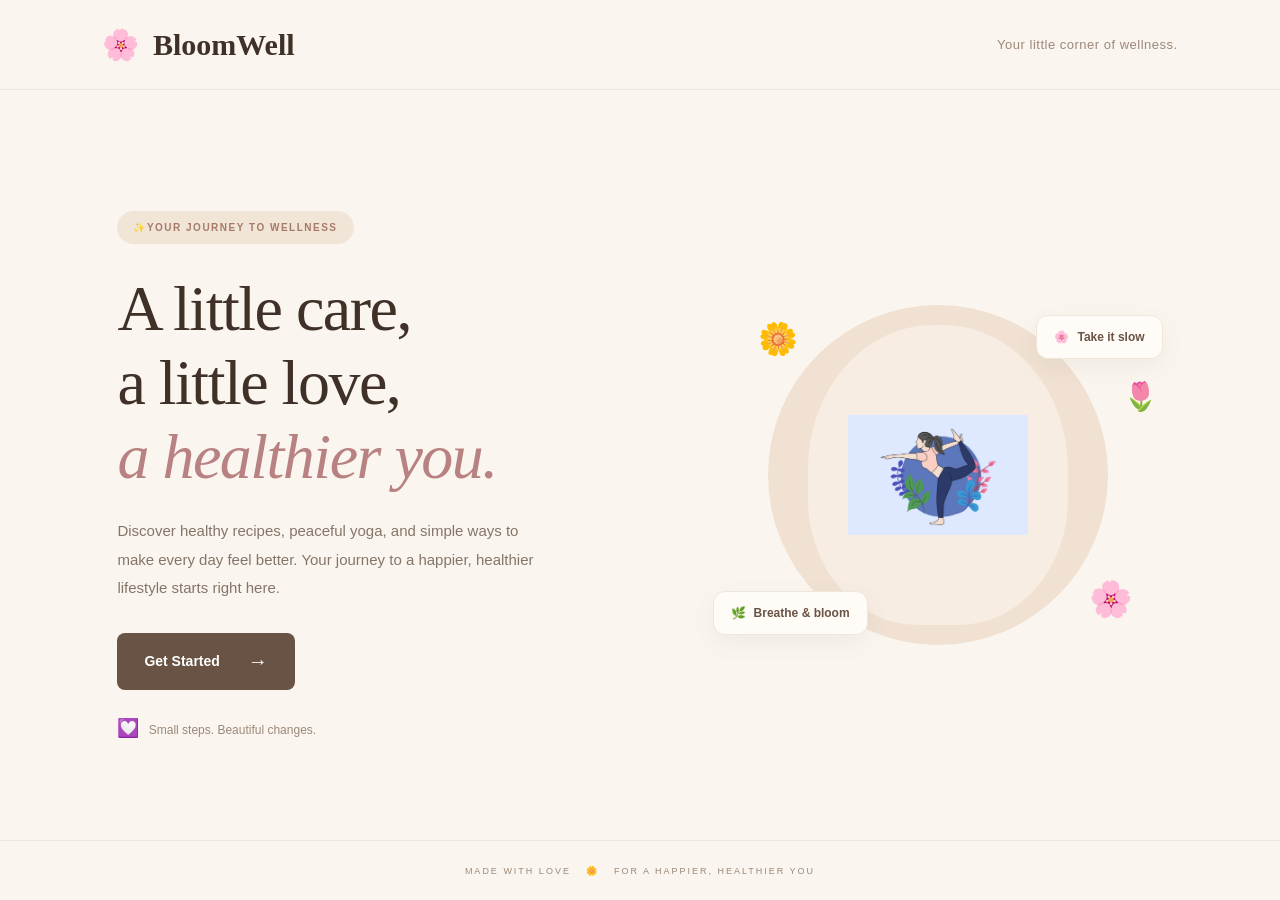
<file: index.html>
<!DOCTYPE html>
<html lang="en">
<head>
    <meta charset="UTF-8">
    <meta name="viewport" content="width=device-width, initial-scale=1.0">

    <title>BloomWell | Your Wellness Journey</title>

    <link rel="stylesheet" href="style.css">
    
</head>

<body>

    <header class="navbar">
        <a href="index.html" class="logo">
            <span class="logo-icon">🌸</span>
            BloomWell
        </a>

        <p class="nav-tagline">Your little corner of wellness.</p>
    </header>

    <main class="welcome-section">

        <div class="welcome-content">

            <span class="welcome-label">
                ✨YOUR JOURNEY TO WELLNESS
            </span>

            <h1>
                A little care,<br>
                a little love,<br>
                <span>a healthier you.</span>
            </h1>

            <p class="welcome-description">
                Discover healthy recipes, peaceful yoga,
                and simple ways to make every day feel better.
                Your journey to a happier, healthier lifestyle
                starts right here.
            </p>

            <a href="dashboard.html" class="start-button">
                Get Started <span>→</span>
            </a>

            <div class="welcome-note">
                <span>💟</span>
                Small steps. Beautiful changes.
            </div>

        </div>

        <div class="welcome-art">

            <div class="art-circle"></div>

            <div class="floating-card card-top">
                🌸 <span>Take it slow</span>
            </div>

            <div class="wellness-illustration">
                <img
                src="images/yoga.jpeg"
                alt="Yoga Illustration"
                    class="main-illustration"
                >
            </div>

            <div class="floating-card card-bottom">
                🌿 <span>Breathe & bloom</span>
            </div>

            <div class="decor decor-one">🌼</div>
            <div class="decor decor-two">🌷</div>
            <div class="decor decor-three">🌸</div>

        </div>

    </main>

    <footer class="welcome-footer">
        <span>MADE WITH LOVE</span>
        <span>🌼</span>
        <span>FOR A HAPPIER, HEALTHIER YOU</span>
    </footer>

</body>
</html>
</file>
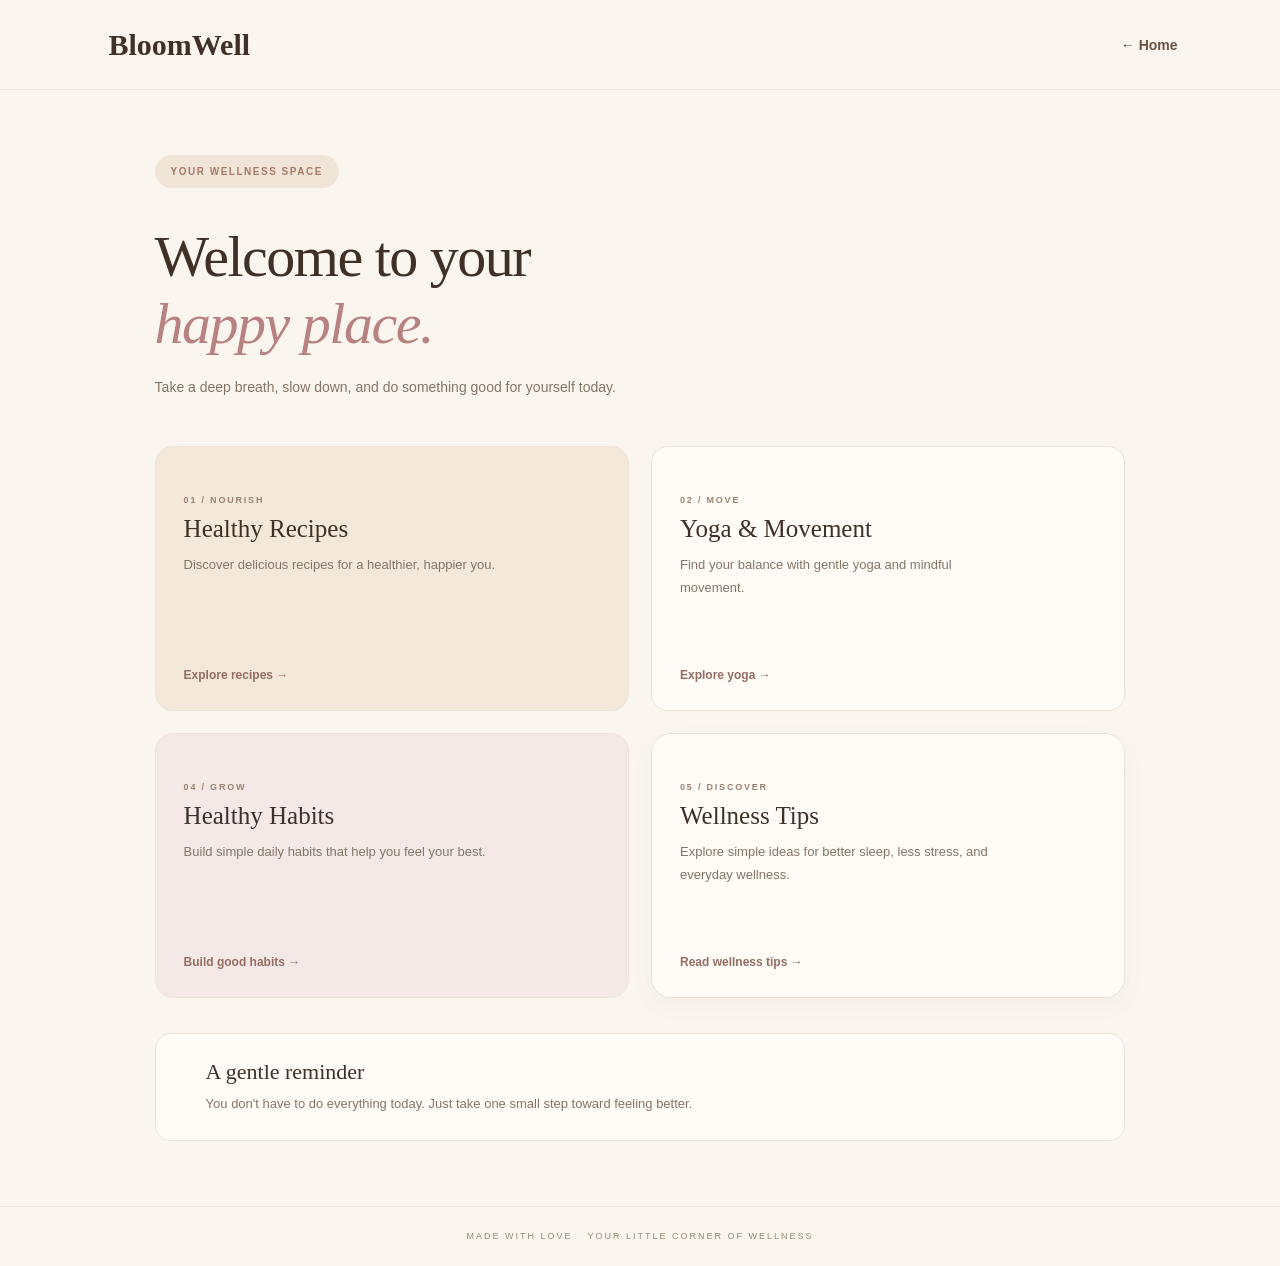
<file: dashboard.html>
<!DOCTYPE html>
<html lang="en">
<head>
    <meta charset="UTF-8">
    <meta name="viewport" content="width=device-width, initial-scale=1.0">

    <title>BloomWell | Dashboard</title>

    <link rel="stylesheet" href="style.css">
</head>

<body>


    <header class="navbar">

        <a href="index.html" class="logo">
            <span class="logo-icon"></span>
            BloomWell
        </a>

        <a href="index.html" class="back-link">← Home</a>

    </header>

    <main class="dashboard">

        <section class="dashboard-heading">

            <span class="welcome-label">YOUR WELLNESS SPACE </span>

            <h1>
                Welcome to your<br>
                <span>happy place.</span>
            </h1>

            <p>
                Take a deep breath, slow down, and do something
                good for yourself today.
            </p>

        </section>

        <section class="wellness-grid">

            <a href="recipes.html" class="wellness-card recipe-card">

                <div class="card-icon"></div>

                <span class="card-number">01 / NOURISH</span>

                <h2>Healthy Recipes</h2>

                <p>
                    Discover delicious recipes for a healthier,
                    happier you.
                </p>

                <span class="card-link">Explore recipes →</span>

            </a>

            <a href="yoga.html" class="wellness-card yoga-card">

                <div class="card-icon"></div>

                <span class="card-number">02 / MOVE</span>

                <h2>Yoga & Movement</h2>

                <p>
                    Find your balance with gentle yoga and
                    mindful movement.
                </p>

                <span class="card-link">Explore yoga →</span>

            </a>

            <a href="habits.html" class="wellness-card habits-card">

                <div class="card-icon"></div>

                <span class="card-number">04 / GROW</span>

                <h2>Healthy Habits</h2>

                <p>
                    Build simple daily habits that help you
                    feel your best.
                </p>

                <span class="card-link">Build good habits →</span>

            </a>

            <a href="tips.html" class="wellness-card tips-card">

                <div class="card-icon"></div>

                <span class="card-number">05 / DISCOVER</span>

                <h2>Wellness Tips</h2>

                <p>
                    Explore simple ideas for better sleep,
                    less stress, and everyday wellness.
                </p>

                <span class="card-link">Read wellness tips →</span>

            </a>

        </section>

        
        <section class="daily-reminder">

            <div class="reminder-icon"></div>

            <div>
                <h2>A gentle reminder</h2>

                <p>
                    You don't have to do everything today.
                    Just take one small step toward feeling better.
                </p>
            </div>

        </section>

    </main>

   
    <footer class="welcome-footer">
        <span>MADE WITH LOVE</span>
        <span>YOUR LITTLE CORNER OF WELLNESS</span>
    </footer>

</body>
</html>
</file>
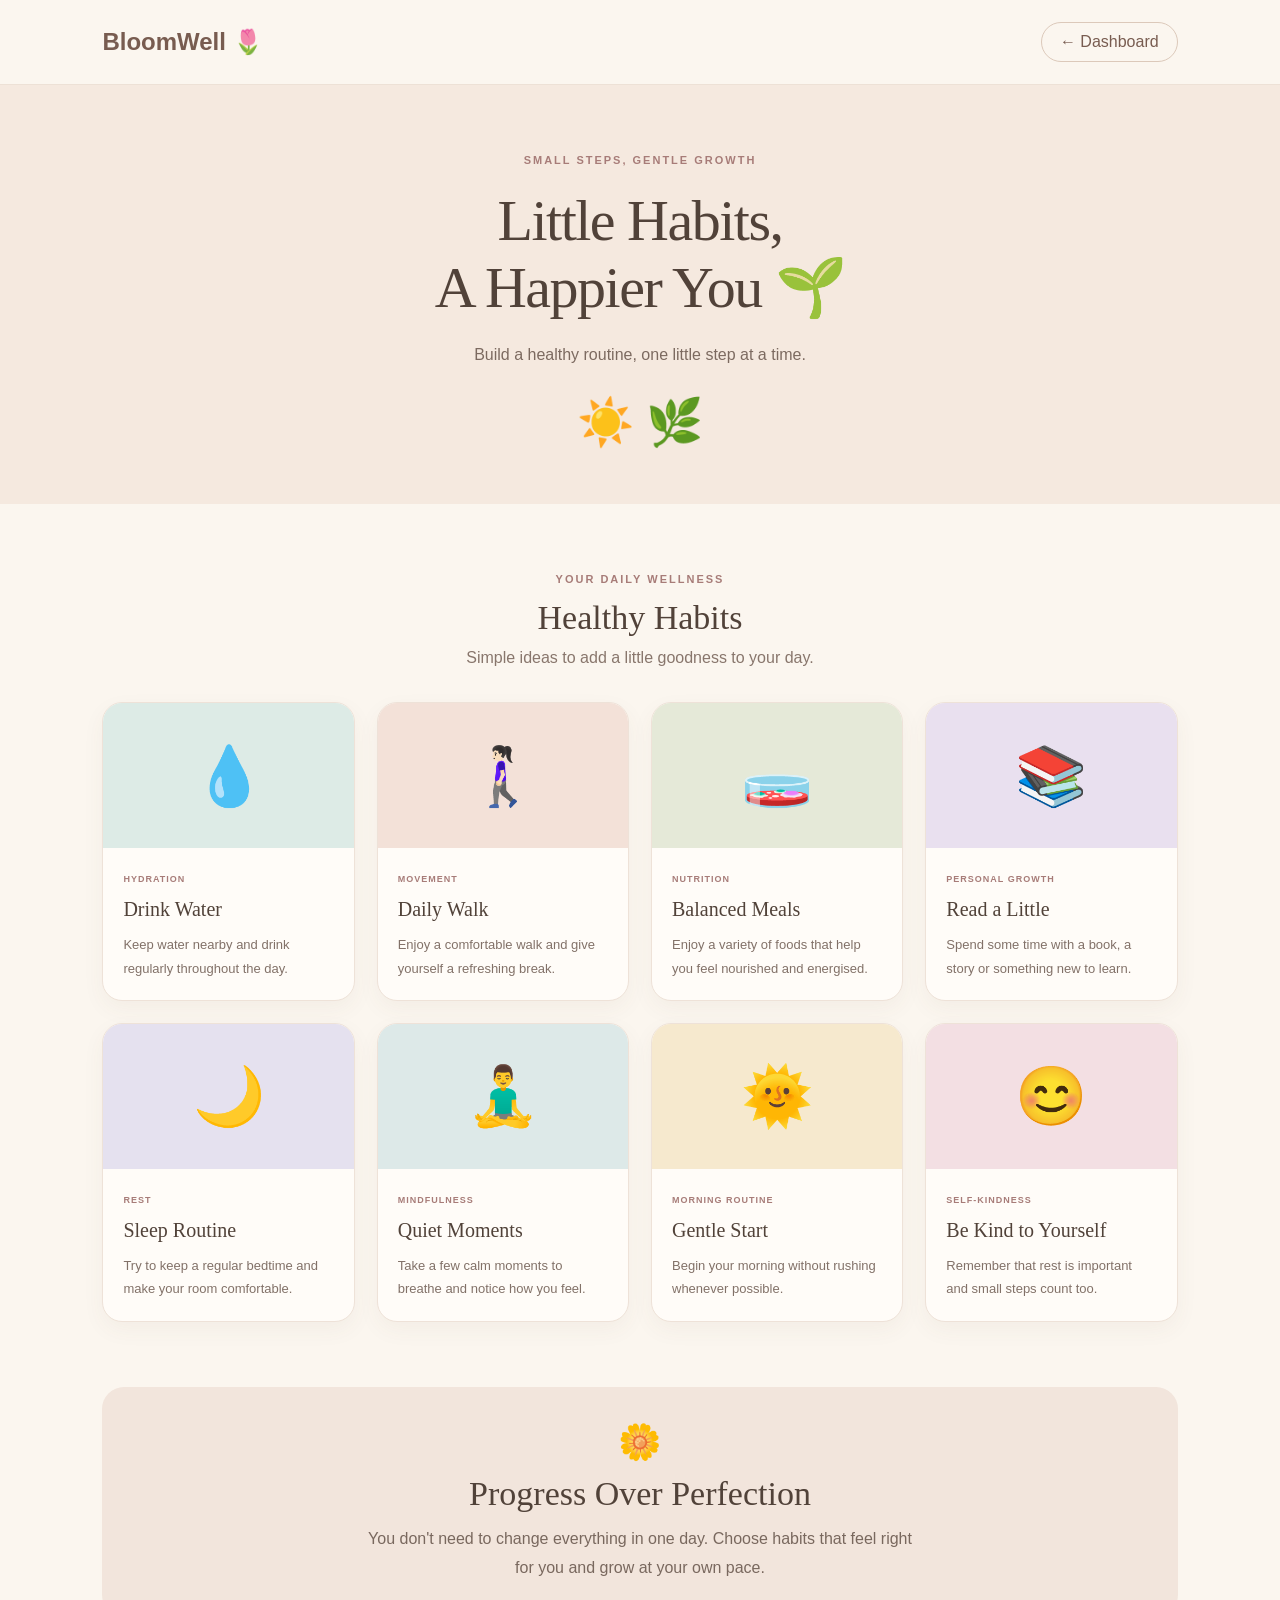
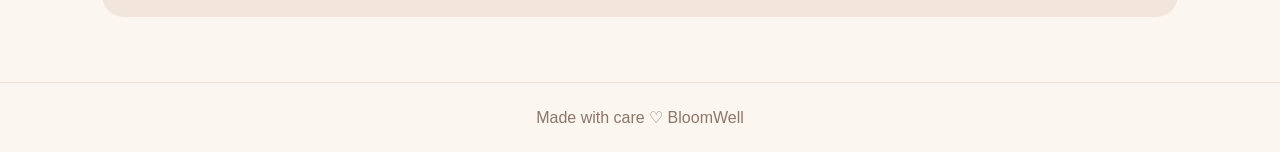
<file: habits.html>
<!DOCTYPE html>
<html lang="en">
<head>
    <meta charset="UTF-8">
    <meta name="viewport" content="width=device-width, initial-scale=1.0">
    <title>Healthy Habits | BloomWell</title>
    <link rel="stylesheet" href="style.css">
</head>
<body class="habits-page">

    <header class="habits-header">
        <a href="dashboard.html" class="habits-logo">BloomWell 🌷</a>
        <a href="dashboard.html" class="habits-back">← Dashboard</a>
    </header>

    <main>
        <section class="habits-hero">
            <span class="habits-label">SMALL STEPS, GENTLE GROWTH</span>
            <h1>Little Habits,<br>A Happier You 🌱</h1>
            <p>Build a healthy routine, one little step at a time.</p>
            <div class="habits-hero-art">☀️ 🌿</div>
        </section>

        <section class="habits-content">
            <div class="habits-heading">
                <span>YOUR DAILY WELLNESS</span>
                <h2>Healthy Habits</h2>
                <p>Simple ideas to add a little goodness to your day.</p>
            </div>

            <div class="habits-grid">

                <article class="habit-card">
                    <div class="habit-art habit-art-one">💧</div>
                    <div class="habit-info">
                        <span class="habit-category">HYDRATION</span>
                        <h3>Drink Water</h3>
                        <p>Keep water nearby and drink regularly throughout the day.</p>
                    </div>
                </article>

                <article class="habit-card">
                    <div class="habit-art habit-art-two">🚶🏻‍♀️</div>
                    <div class="habit-info">
                        <span class="habit-category">MOVEMENT</span>
                        <h3>Daily Walk</h3>
                        <p>Enjoy a comfortable walk and give yourself a refreshing break.</p>
                    </div>
                </article>

                <article class="habit-card">
                    <div class="habit-art habit-art-three">🧫</div>
                    <div class="habit-info">
                        <span class="habit-category">NUTRITION</span>
                        <h3>Balanced Meals</h3>
                        <p>Enjoy a variety of foods that help you feel nourished and energised.</p>
                    </div>
                </article>

                <article class="habit-card">
                    <div class="habit-art habit-art-four">📚</div>
                    <div class="habit-info">
                        <span class="habit-category">PERSONAL GROWTH</span>
                        <h3>Read a Little</h3>
                        <p>Spend some time with a book, a story or something new to learn.</p>
                    </div>
                </article>

                <article class="habit-card">
                    <div class="habit-art habit-art-five">🌙</div>
                    <div class="habit-info">
                        <span class="habit-category">REST</span>
                        <h3>Sleep Routine</h3>
                        <p>Try to keep a regular bedtime and make your room comfortable.</p>
                    </div>
                </article>

                <article class="habit-card">
                    <div class="habit-art habit-art-six">🧘‍♂️</div>
                    <div class="habit-info">
                        <span class="habit-category">MINDFULNESS</span>
                        <h3>Quiet Moments</h3>
                        <p>Take a few calm moments to breathe and notice how you feel.</p>
                    </div>
                </article>

                <article class="habit-card">
                    <div class="habit-art habit-art-seven">🌞</div>
                    <div class="habit-info">
                        <span class="habit-category">MORNING ROUTINE</span>
                        <h3>Gentle Start</h3>
                        <p>Begin your morning without rushing whenever possible.</p>
                    </div>
                </article>

                <article class="habit-card">
                    <div class="habit-art habit-art-eight">😊</div>
                    <div class="habit-info">
                        <span class="habit-category">SELF-KINDNESS</span>
                        <h3>Be Kind to Yourself</h3>
                        <p>Remember that rest is important and small steps count too.</p>
                    </div>
                </article>

            </div>
        </section>

        <section class="habits-reminder">
            <span>🌼</span>
            <h2>Progress Over Perfection</h2>
            <p>You don't need to change everything in one day. Choose habits that feel right for you and grow at your own pace.</p>
        </section>
    </main>

    <footer class="habits-footer">
        <p>Made with care ♡ BloomWell</p>
    </footer>

</body>
</html>
</file>
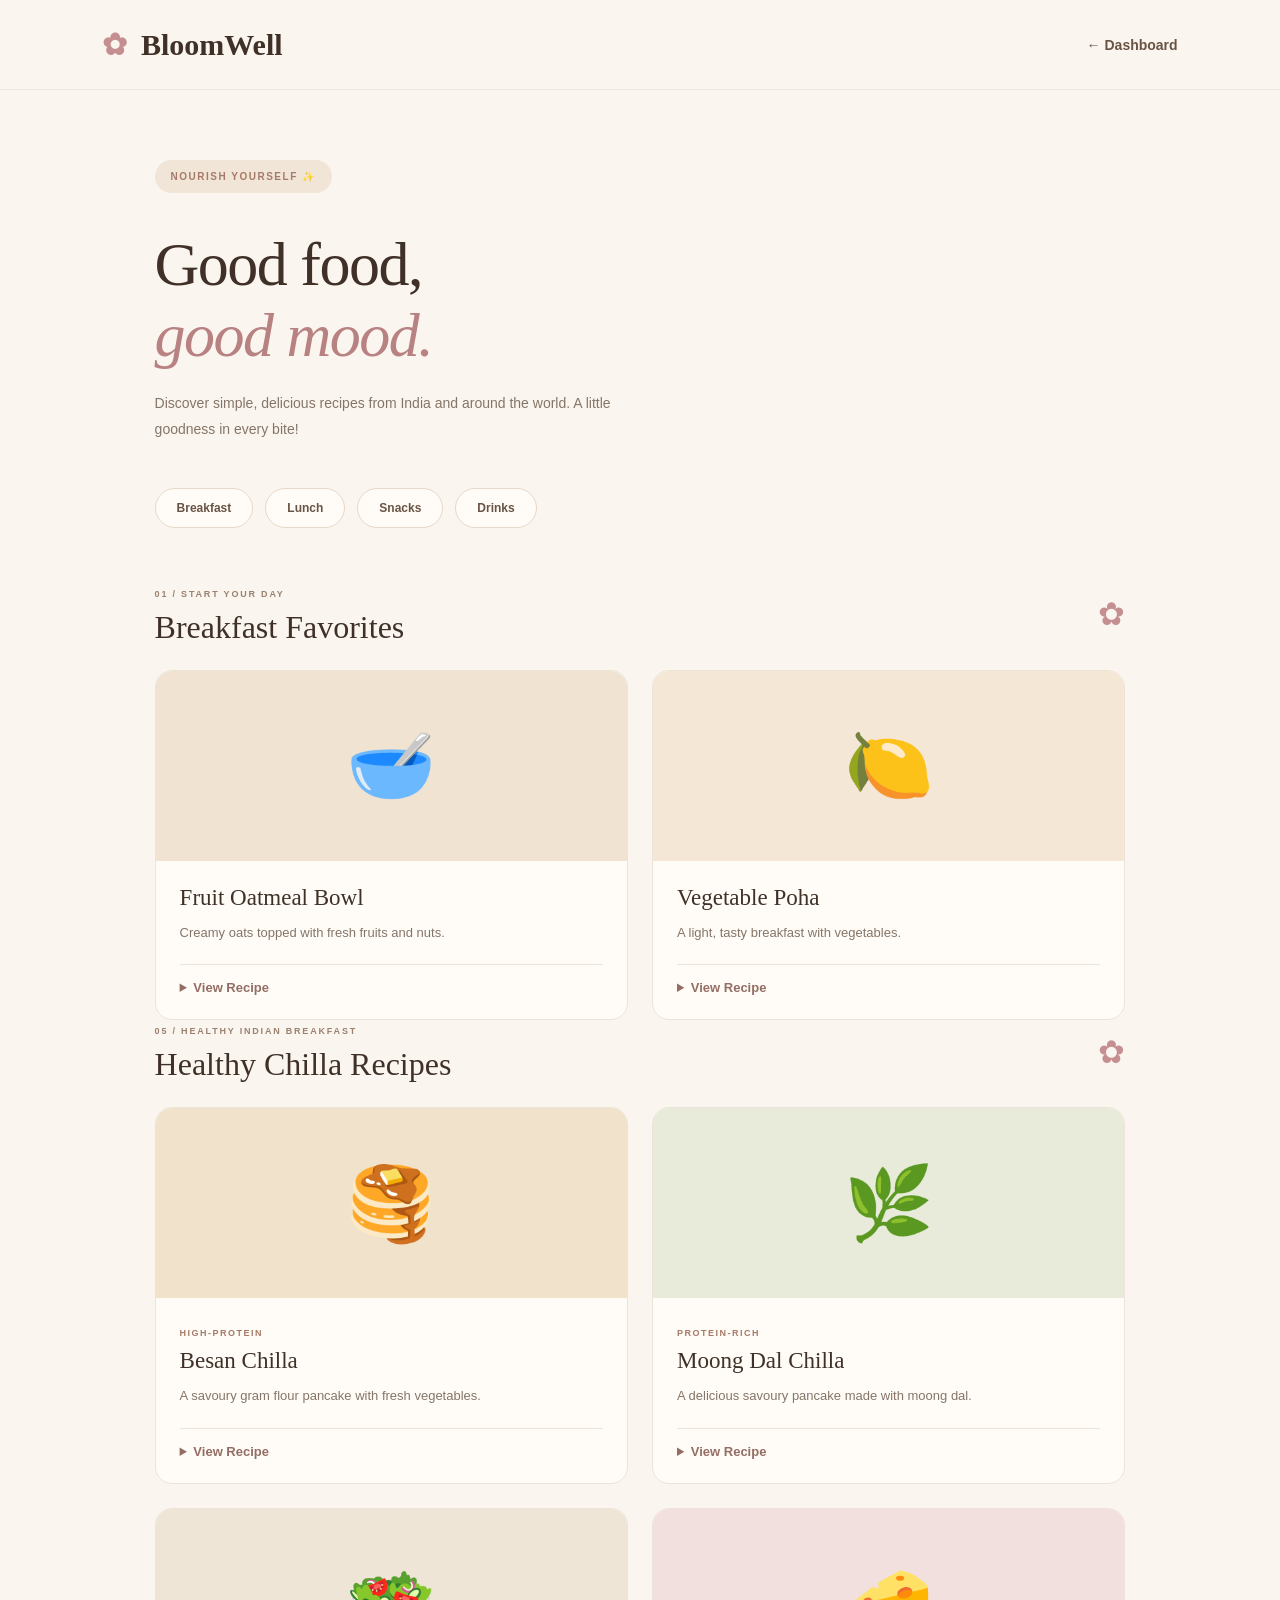
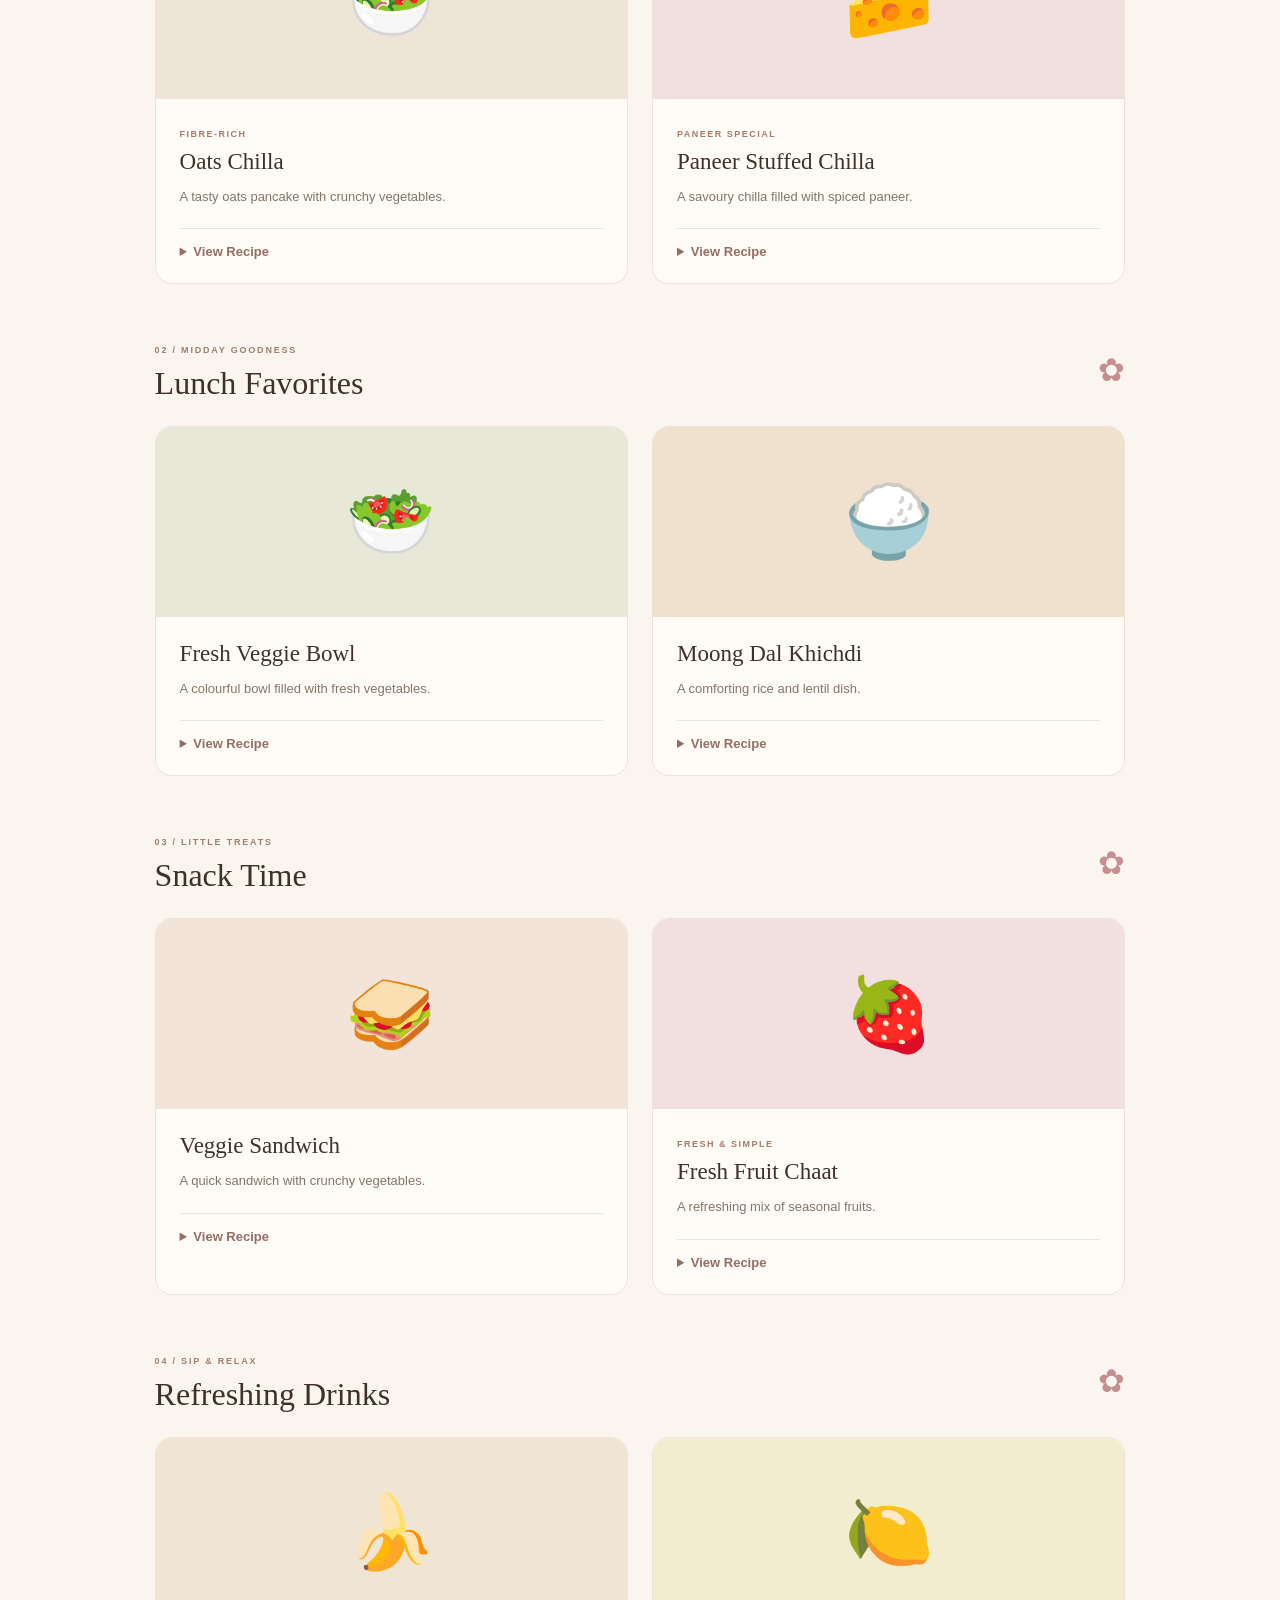
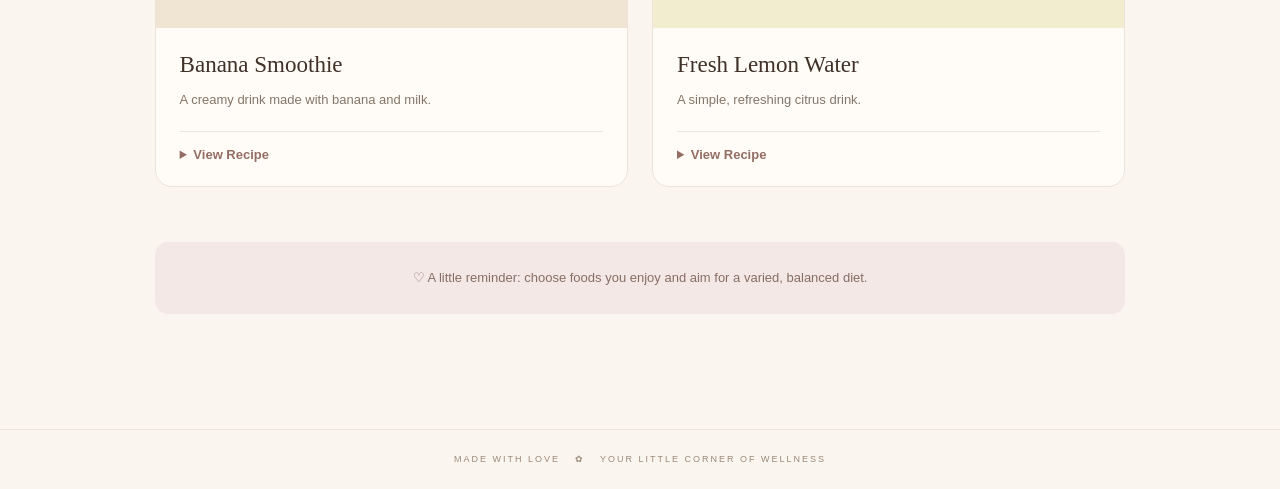
<file: recipes.html>
<!DOCTYPE html>
<html lang="en">
<head>
    <meta charset="UTF-8">
    <meta name="viewport" content="width=device-width, initial-scale=1.0">

    <title>Healthy Recipes | BloomWell</title>

    <link rel="stylesheet" href="style.css">

</head>

<body>

    <header class="navbar">
        <a href="index.html" class="logo">
            <span class="logo-icon">✿</span>
            BloomWell
        </a>

        <a href="dashboard.html" class="back-link">← Dashboard</a>
    </header>

    <main class="recipes-page">

        
        <section class="recipes-heading">

            <span class="welcome-label">NOURISH YOURSELF ✨</span>

            <h1>
                Good food,<br>
                <span>good mood.</span>
            </h1>

            <p>
                Discover simple, delicious recipes from India
                and around the world. A little goodness in
                every bite!
            </p>

        </section>

       
        <section class="recipe-categories">

            <a href="#breakfast">Breakfast</a>
            <a href="#lunch">Lunch</a>
            <a href="#snacks">Snacks</a>
            <a href="#drinks">Drinks</a>

        </section>

      
        <section class="recipe-section" id="breakfast">

            <div class="section-heading">
                <div>
                    <span class="card-number">01 / START YOUR DAY</span>
                    <h2>Breakfast Favorites</h2>
                </div>
                <span class="section-flower">✿</span>
            </div>

            <div class="recipe-grid">

                <article class="recipe-card-item">

                    <div class="recipe-image image-oats">🥣</div>

                    <div class="recipe-info">
                        <h3>Fruit Oatmeal Bowl</h3>
                        <p>Creamy oats topped with fresh fruits and nuts.</p>

                        <details>
                            <summary>View Recipe</summary>

                            <h4>Ingredients</h4>
                            <ul>
                                <li>½ cup oats</li>
                                <li>1 cup milk</li>
                                <li>Chopped banana and seasonal fruits</li>
                                <li>Some nuts</li>
                            </ul>

                            <h4>Instructions</h4>
                            <p>
                                Cook oats with milk until soft.
                                Add fruits and nuts on top.
                                Serve warm.
                            </p>
                        </details>
                    </div>

                </article>

                <article class="recipe-card-item">

                    <div class="recipe-image image-poha">🍋</div>

                    <div class="recipe-info">
                        <h3>Vegetable Poha</h3>
                        <p>A light, tasty breakfast with vegetables.</p>

                        <details>
                            <summary>View Recipe</summary>

                            <h4>Ingredients</h4>
                            <ul>
                                <li>1 cup poha</li>
                                <li>Chopped onion and vegetables</li>
                                <li>Mustard seeds and curry leaves</li>
                                <li>Turmeric, salt and lemon</li>
                            </ul>

                            <h4>Instructions</h4>
                            <p>
                                Rinse the poha. Sauté mustard seeds,
                                curry leaves, onion and vegetables.
                                Add poha and seasoning. Mix gently
                                and finish with lemon juice.
                            </p>
                        </details>
                    </div>

                </article>

            </div>

            <section class="recipe-section" id="chilla">

    <div class="section-heading">
        <div>
            <span class="card-number">05 / HEALTHY INDIAN BREAKFAST</span>
            <h2>Healthy Chilla Recipes</h2>
        </div>
        <span class="section-flower">✿</span>
    </div>

    <div class="recipe-grid">

        <article class="recipe-card-item">
            <div class="recipe-image image-chilla">🥞</div>

            <div class="recipe-info">
                <span class="recipe-tag">HIGH-PROTEIN</span>
                <h3>Besan Chilla</h3>
                <p>A savoury gram flour pancake with fresh vegetables.</p>

                <details>
                    <summary>View Recipe</summary>

                    <h4>Ingredients</h4>
                    <ul>
                        <li>1 cup besan</li>
                        <li>Chopped onion and tomato</li>
                        <li>Fresh coriander</li>
                        <li>½ teaspoon ajwain</li>
                        <li>Turmeric and salt</li>
                        <li>Water and a little oil</li>
                    </ul>

                    <h4>Instructions</h4>
                    <p>
                        Mix besan, spices, vegetables and enough water
                        to make a smooth batter. Spread on a lightly
                        greased pan. Cook both sides until golden
                        and fully cooked.
                    </p>
                </details>
            </div>
        </article>

        <article class="recipe-card-item">
            <div class="recipe-image image-moong-chilla">🌿</div>

            <div class="recipe-info">
                <span class="recipe-tag">PROTEIN-RICH</span>
                <h3>Moong Dal Chilla</h3>
                <p>A delicious savoury pancake made with moong dal.</p>

                <details>
                    <summary>View Recipe</summary>

                    <h4>Ingredients</h4>
                    <ul>
                        <li>1 cup moong dal</li>
                        <li>Chopped onion</li>
                        <li>Fresh coriander</li>
                        <li>Ginger and green chilli (optional)</li>
                        <li>Salt to taste</li>
                        <li>Water and a little oil</li>
                    </ul>

                    <h4>Instructions</h4>
                    <p>
                        Soak the moong dal for a few hours, then
                        drain and blend with a little water.
                        Mix in the vegetables and seasoning.
                        Spread the batter on a lightly greased pan.
                        Cook both sides until golden and fully cooked.
                    </p>
                </details>
            </div>
        </article>

        <article class="recipe-card-item">
            <div class="recipe-image image-oats-chilla">🥗</div>

            <div class="recipe-info">
                <span class="recipe-tag">FIBRE-RICH</span>
                <h3>Oats Chilla</h3>
                <p>A tasty oats pancake with crunchy vegetables.</p>

                <details>
                    <summary>View Recipe</summary>

                    <h4>Ingredients</h4>
                    <ul>
                        <li>1 cup powdered oats</li>
                        <li>Chopped onion and capsicum</li>
                        <li>Fresh coriander</li>
                        <li>Salt and spices to taste</li>
                        <li>Water and a little oil</li>
                    </ul>

                    <h4>Instructions</h4>
                    <p>
                        Mix powdered oats, vegetables, spices
                        and water to make a pourable batter.
                        Spread it on a lightly greased pan.
                        Cook both sides until golden and cooked through.
                    </p>
                </details>
            </div>
        </article>

        <article class="recipe-card-item">
            <div class="recipe-image image-paneer-chilla">🧀</div>

            <div class="recipe-info">
                <span class="recipe-tag">PANEER SPECIAL</span>
                <h3>Paneer Stuffed Chilla</h3>
                <p>A savoury chilla filled with spiced paneer.</p>

                <details>
                    <summary>View Recipe</summary>

                    <h4>Ingredients</h4>
                    <ul>
                        <li>1 cup besan</li>
                        <li>½ cup crumbled paneer</li>
                        <li>Chopped onion and coriander</li>
                        <li>Salt and spices to taste</li>
                        <li>Water and a little oil</li>
                    </ul>

                    <h4>Instructions</h4>
                    <p>
                        Prepare a smooth besan batter with water
                        and seasoning. Separately mix paneer,
                        onion and coriander. Cook the chilla on
                        a lightly greased pan, add the paneer
                        filling, fold and cook until done.
                    </p>
                </details>
            </div>
        </article>

    </div>
</section>

        <section class="recipe-section" id="lunch">

            <div class="section-heading">
                <div>
                    <span class="card-number">02 / MIDDAY GOODNESS</span>
                    <h2>Lunch Favorites</h2>
                </div>
                <span class="section-flower">✿</span>
            </div>

            <div class="recipe-grid">

                <article class="recipe-card-item">

                    <div class="recipe-image image-bowl">🥗</div>

                    <div class="recipe-info">
                        <h3>Fresh Veggie Bowl</h3>
                        <p>A colourful bowl filled with fresh vegetables.</p>

                        <details>
                            <summary>View Recipe</summary>

                            <h4>Ingredients</h4>
                            <ul>
                                <li>Chopped cucumber and tomatoes</li>
                                <li>Boiled chickpeas</li>
                                <li>Sweet corn</li>
                                <li>Lemon juice, salt and pepper</li>
                            </ul>

                            <h4>Instructions</h4>
                            <p>
                                Combine the vegetables, chickpeas
                                and corn in a bowl. Add lemon juice,
                                salt and pepper. Toss and serve.
                            </p>
                        </details>
                    </div>

                </article>

                <article class="recipe-card-item">

                    <div class="recipe-image image-khichdi">🍚</div>

                    <div class="recipe-info">
                        <h3>Moong Dal Khichdi</h3>
                        <p>A comforting rice and lentil dish.</p>

                        <details>
                            <summary>View Recipe</summary>

                            <h4>Ingredients</h4>
                            <ul>
                                <li>½ cup rice</li>
                                <li>½ cup moong dal</li>
                                <li>Turmeric and salt</li>
                                <li>Water and optional vegetables</li>
                            </ul>

                            <h4>Instructions</h4>
                            <p>
                                Wash the rice and dal. Add them to
                                a pressure cooker with water,
                                turmeric, salt and vegetables.
                                Cook until soft, following the
                                cooker's instructions.
                            </p>
                        </details>
                    </div>

                </article>

            </div>

        </section>

       
        <section class="recipe-section" id="snacks">

            <div class="section-heading">
                <div>
                    <span class="card-number">03 / LITTLE TREATS</span>
                    <h2>Snack Time</h2>
                </div>
                <span class="section-flower">✿</span>
            </div>

            <div class="recipe-grid">

                <article class="recipe-card-item">

                    <div class="recipe-image image-sandwich">🥪</div>

                    <div class="recipe-info">
                        <h3>Veggie Sandwich</h3>
                        <p>A quick sandwich with crunchy vegetables.</p>

                        <details>
                            <summary>View Recipe</summary>

                            <h4>Ingredients</h4>
                            <ul>
                                <li>2 slices of bread</li>
                                <li>Cucumber and tomato slices</li>
                                <li>Lettuce, if available</li>
                                <li>Butter or your preferred spread</li>
                            </ul>

                            <h4>Instructions</h4>
                            <p>
                                Spread butter or your preferred
                                spread on the bread. Layer the
                                vegetables, close the sandwich
                                and cut into halves.
                            </p>
                        </details>
                    </div>

                </article>

                <article class="recipe-card-item">

                    <div class="recipe-image image-fruit">🍓</div>

                    <div class="recipe-info">
                        <span class="recipe-tag">FRESH & SIMPLE</span>
                        <h3>Fresh Fruit Chaat</h3>
                        <p>A refreshing mix of seasonal fruits.</p>

                        <details>
                            <summary>View Recipe</summary>

                            <h4>Ingredients</h4>
                            <ul>
                                <li>Chopped seasonal fruits</li>
                                <li>A little lemon juice</li>
                                <li>Roasted cumin powder</li                                >
                                <li>Optional chaat masala</li>
                            </ul>

                            <h4>Instructions</h4>
                            <p>
                                Mix the chopped fruits in a bowl.
                                Add lemon juice and a small
                                amount of seasoning. Mix gently.
                            </p>
                        </details>
                    </div>

                </article>

            </div>

        </section>

       
        <section class="recipe-section" id="drinks">

            <div class="section-heading">
                <div>
                    <span class="card-number">04 / SIP & RELAX</span>
                    <h2>Refreshing Drinks</h2>
                </div>
                <span class="section-flower">✿</span>
            </div>

            <div class="recipe-grid">

                <article class="recipe-card-item">

                    <div class="recipe-image image-smoothie">🍌</div>

                    <div class="recipe-info">
                        <h3>Banana Smoothie</h3>
                        <p>A creamy drink made with banana and milk.</p>

                        <details>
                            <summary>View Recipe</summary>

                            <h4>Ingredients</h4>
                            <ul>
                                <li>1 ripe banana</li>
                                <li>1 cup milk</li>
                                <li>Optional cinnamon</li>
                            </ul>

                            <h4>Instructions</h4>
                            <p>
                                Add the banana and milk to a blender.
                                Blend until smooth and serve fresh.
                            </p>
                        </details>
                    </div>

                </article>

                <article class="recipe-card-item">

                    <div class="recipe-image image-lemon">🍋</div>

                    <div class="recipe-info">
                        <h3>Fresh Lemon Water</h3>
                        <p>A simple, refreshing citrus drink.</p>

                        <details>
                            <summary>View Recipe</summary>

                            <h4>Ingredients</h4>
                            <ul>
                                <li>1 glass of water</li>
                                <li>Lemon juice to taste</li>
                                <li>Optional mint leaves</li>
                            </ul>

                            <h4>Instructions</h4>
                            <p>
                                Add lemon juice to water.
                                Mix well and add mint leaves
                                if you like.
                            </p>
                        </details>
                    </div>

                </article>

            </div>

        </section>

        <div class="recipe-note">
            ♡ A little reminder: choose foods you enjoy
            and aim for a varied, balanced diet.
        </div>

    </main>

    <footer class="welcome-footer">
        <span>MADE WITH LOVE</span>
        <span>✿</span>
        <span>YOUR LITTLE CORNER OF WELLNESS</span>
    </footer>

</body>
</html>
</file>
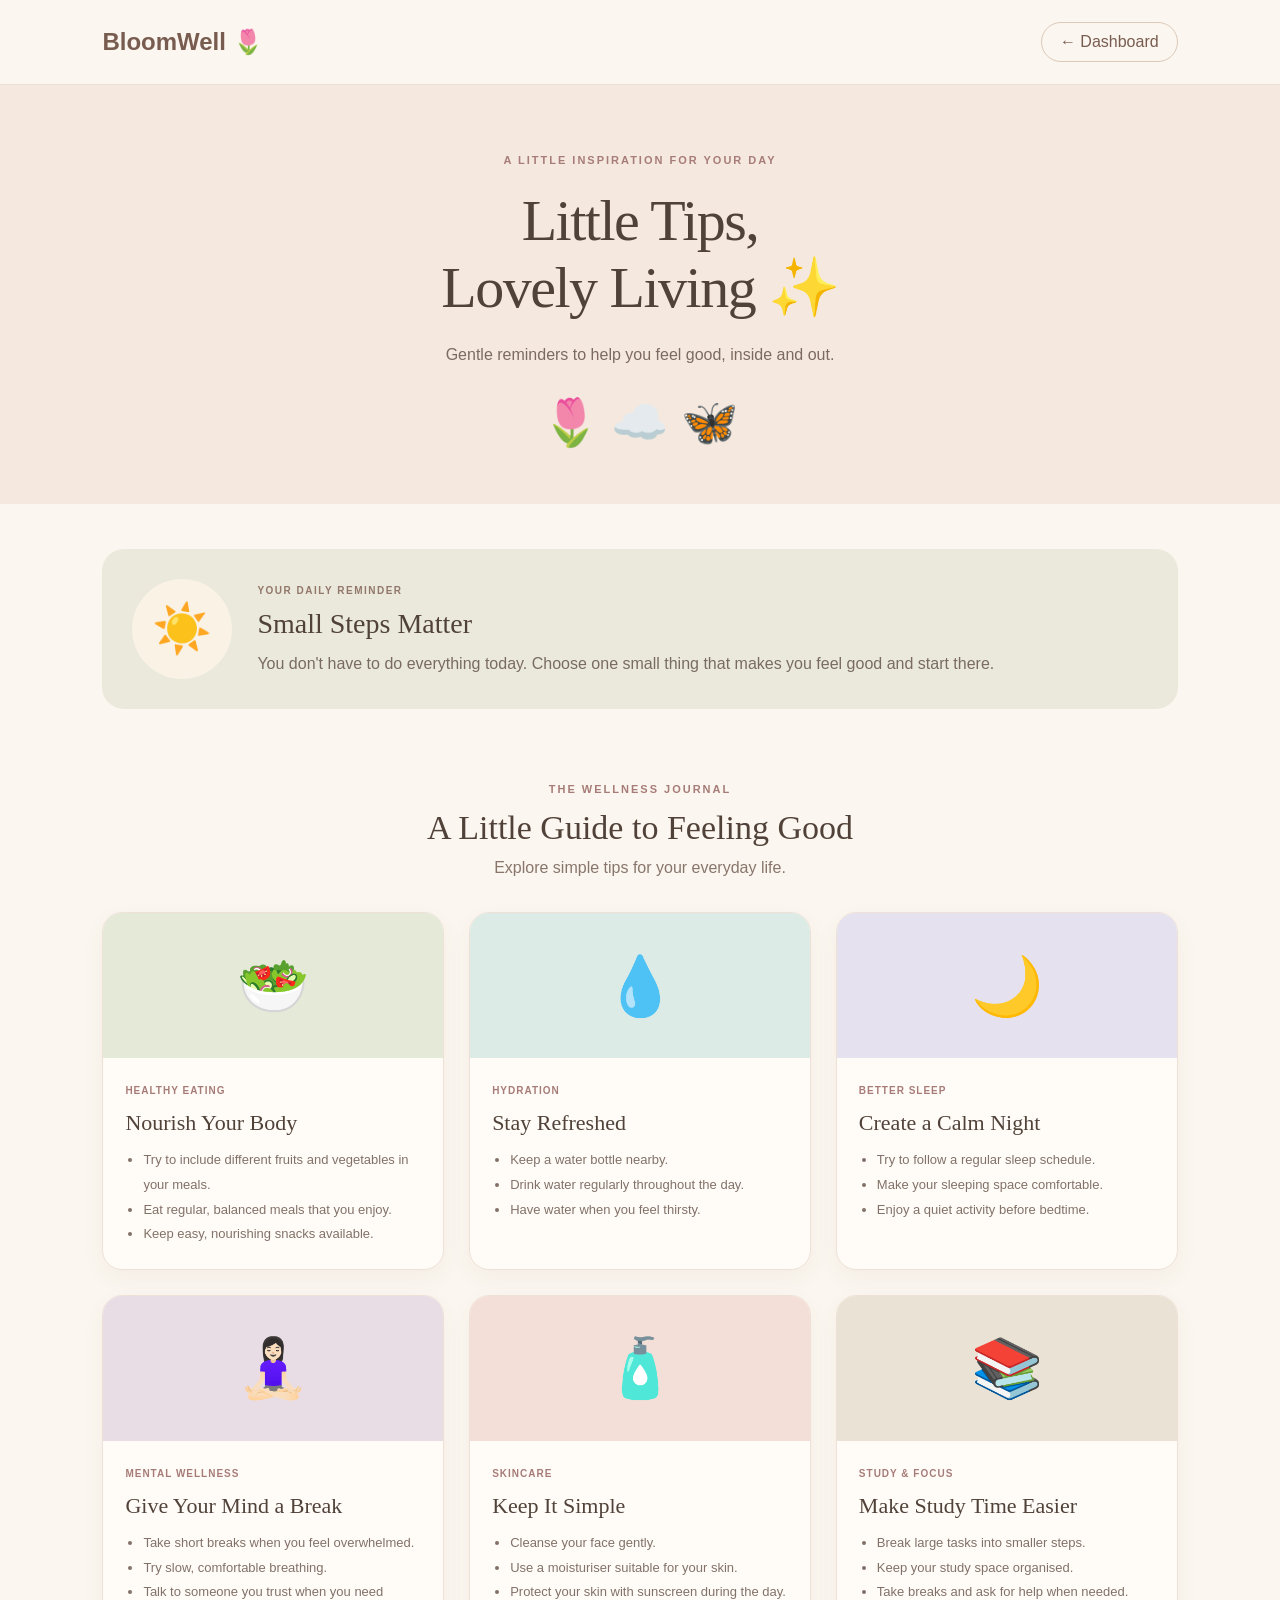
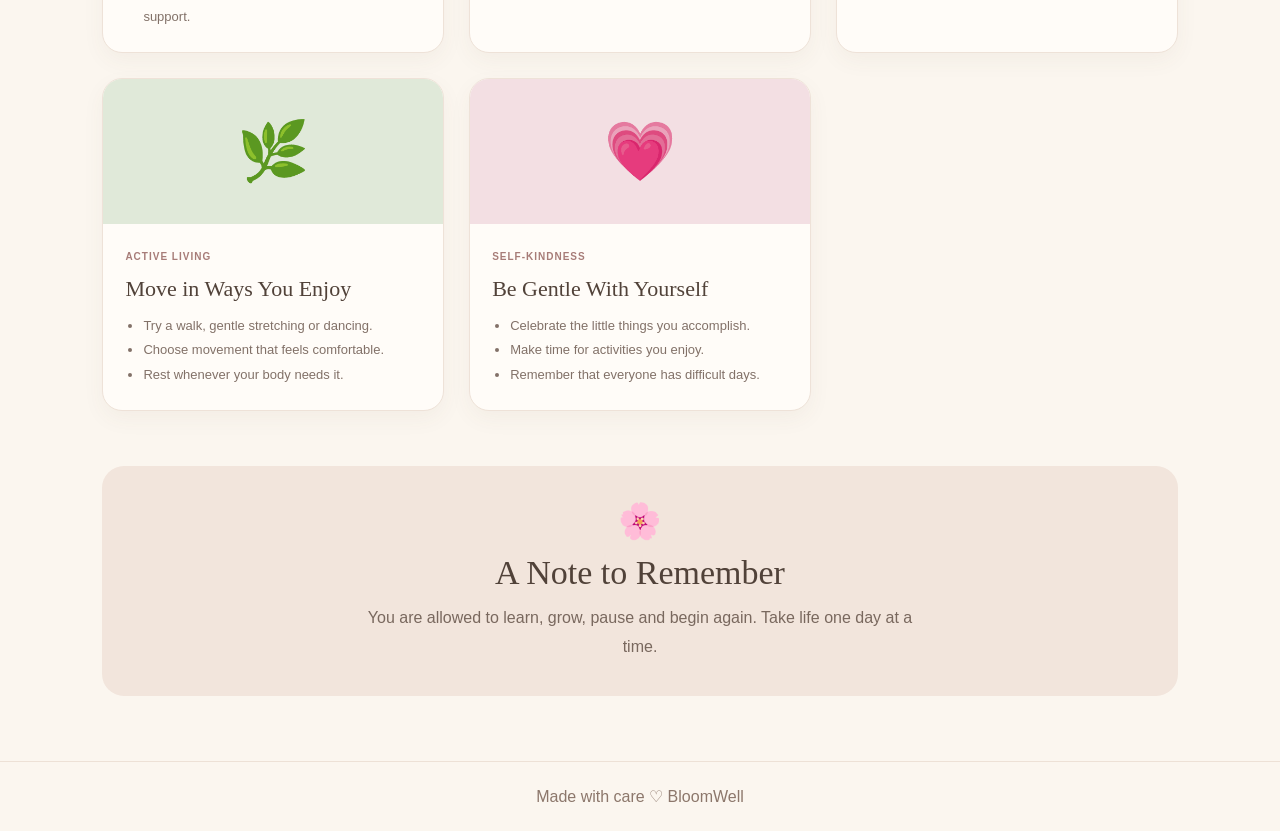
<file: tips.html>
<!DOCTYPE html>
<html lang="en">
<head>
    <meta charset="UTF-8">
    <meta name="viewport" content="width=device-width, initial-scale=1.0">
    <title>Wellness Tips | BloomWell</title>
    <link rel="stylesheet" href="style.css">
</head>
<body class="tips-page">

    <header class="tips-header">
        <a href="dashboard.html" class="tips-logo">BloomWell 🌷</a>
        <a href="dashboard.html" class="tips-back">← Dashboard</a>
    </header>

    <main>
        <section class="tips-hero">
            <span class="tips-label">A LITTLE INSPIRATION FOR YOUR DAY</span>
            <h1>Little Tips,<br>Lovely Living ✨</h1>
            <p>Gentle reminders to help you feel good, inside and out.</p>
            <div class="tips-hero-art">🌷 ☁️ 🦋</div>
        </section>

        <section class="tip-of-day">
            <div class="tip-day-art">☀️</div>
            <div class="tip-day-content">
                <span>YOUR DAILY REMINDER</span>
                <h2>Small Steps Matter</h2>
                <p>You don't have to do everything today. Choose one small thing that makes you feel good and start there.</p>
            </div>
        </section>

        <section class="tips-content">
            <div class="tips-heading">
                <span>THE WELLNESS JOURNAL</span>
                <h2>A Little Guide to Feeling Good</h2>
                <p>Explore simple tips for your everyday life.</p>
            </div>

            <div class="tips-grid">

                <article class="tips-card">
                    <div class="tips-art tips-art-one">🥗</div>
                    <div class="tips-card-content">
                        <span class="tips-category">HEALTHY EATING</span>
                        <h3>Nourish Your Body</h3>
                        <ul>
                            <li>Try to include different fruits and vegetables in your meals.</li>
                            <li>Eat regular, balanced meals that you enjoy.</li>
                            <li>Keep easy, nourishing snacks available.</li>
                        </ul>
                    </div>
                </article>

                <article class="tips-card">
                    <div class="tips-art tips-art-two">💧</div>
                    <div class="tips-card-content">
                        <span class="tips-category">HYDRATION</span>
                        <h3>Stay Refreshed</h3>
                        <ul>
                            <li>Keep a water bottle nearby.</li>
                            <li>Drink water regularly throughout the day.</li>
                            <li>Have water when you feel thirsty.</li>
                        </ul>
                    </div>
                </article>

                <article class="tips-card">
                    <div class="tips-art tips-art-three">🌙</div>
                    <div class="tips-card-content">
                        <span class="tips-category">BETTER SLEEP</span>
                        <h3>Create a Calm Night</h3>
                        <ul>
                            <li>Try to follow a regular sleep schedule.</li>
                            <li>Make your sleeping space comfortable.</li>
                            <li>Enjoy a quiet activity before bedtime.</li>
                        </ul>
                    </div>
                </article>

                <article class="tips-card">
                    <div class="tips-art tips-art-four">🧘🏻‍♀️</div>
                    <div class="tips-card-content">
                        <span class="tips-category">MENTAL WELLNESS</span>
                        <h3>Give Your Mind a Break</h3>
                        <ul>
                            <li>Take short breaks when you feel overwhelmed.</li>
                            <li>Try slow, comfortable breathing.</li>
                            <li>Talk to someone you trust when you need support.</li>
                        </ul>
                    </div>
                </article>

                <article class="tips-card">
                    <div class="tips-art tips-art-five">🧴</div>
                    <div class="tips-card-content">
                        <span class="tips-category">SKINCARE</span>
                        <h3>Keep It Simple</h3>
                        <ul>
                            <li>Cleanse your face gently.</li>
                            <li>Use a moisturiser suitable for your skin.</li>
                            <li>Protect your skin with sunscreen during the day.</li>
                        </ul>
                    </div>
                </article>

                <article class="tips-card">
                    <div class="tips-art tips-art-six">📚</div>
                    <div class="tips-card-content">
                        <span class="tips-category">STUDY & FOCUS</span>
                        <h3>Make Study Time Easier</h3>
                        <ul>
                            <li>Break large tasks into smaller steps.</li>
                            <li>Keep your study space organised.</li>
                            <li>Take breaks and ask for help when needed.</li>
                        </ul>
                    </div>
                </article>

                <article class="tips-card">
                    <div class="tips-art tips-art-seven">🌿</div>
                    <div class="tips-card-content">
                        <span class="tips-category">ACTIVE LIVING</span>
                        <h3>Move in Ways You Enjoy</h3>
                        <ul>
                            <li>Try a walk, gentle stretching or dancing.</li>
                            <li>Choose movement that feels comfortable.</li>
                            <li>Rest whenever your body needs it.</li>
                        </ul>
                    </div>
                </article>

                <article class="tips-card">
                    <div class="tips-art tips-art-eight">💗</div>
                    <div class="tips-card-content">
                        <span class="tips-category">SELF-KINDNESS</span>
                        <h3>Be Gentle With Yourself</h3>
                        <ul>
                            <li>Celebrate the little things you accomplish.</li>
                            <li>Make time for activities you enjoy.</li>
                            <li>Remember that everyone has difficult days.</li>
                        </ul>
                    </div>
                </article>

            </div>
        </section>

        <section class="tips-quote">
            <span>🌸</span>
            <h2>A Note to Remember</h2>
            <p>You are allowed to learn, grow, pause and begin again. Take life one day at a time.</p>
        </section>
    </main>

    <footer class="tips-footer">
        <p>Made with care ♡ BloomWell</p>
    </footer>

</body>
</html>
</file>
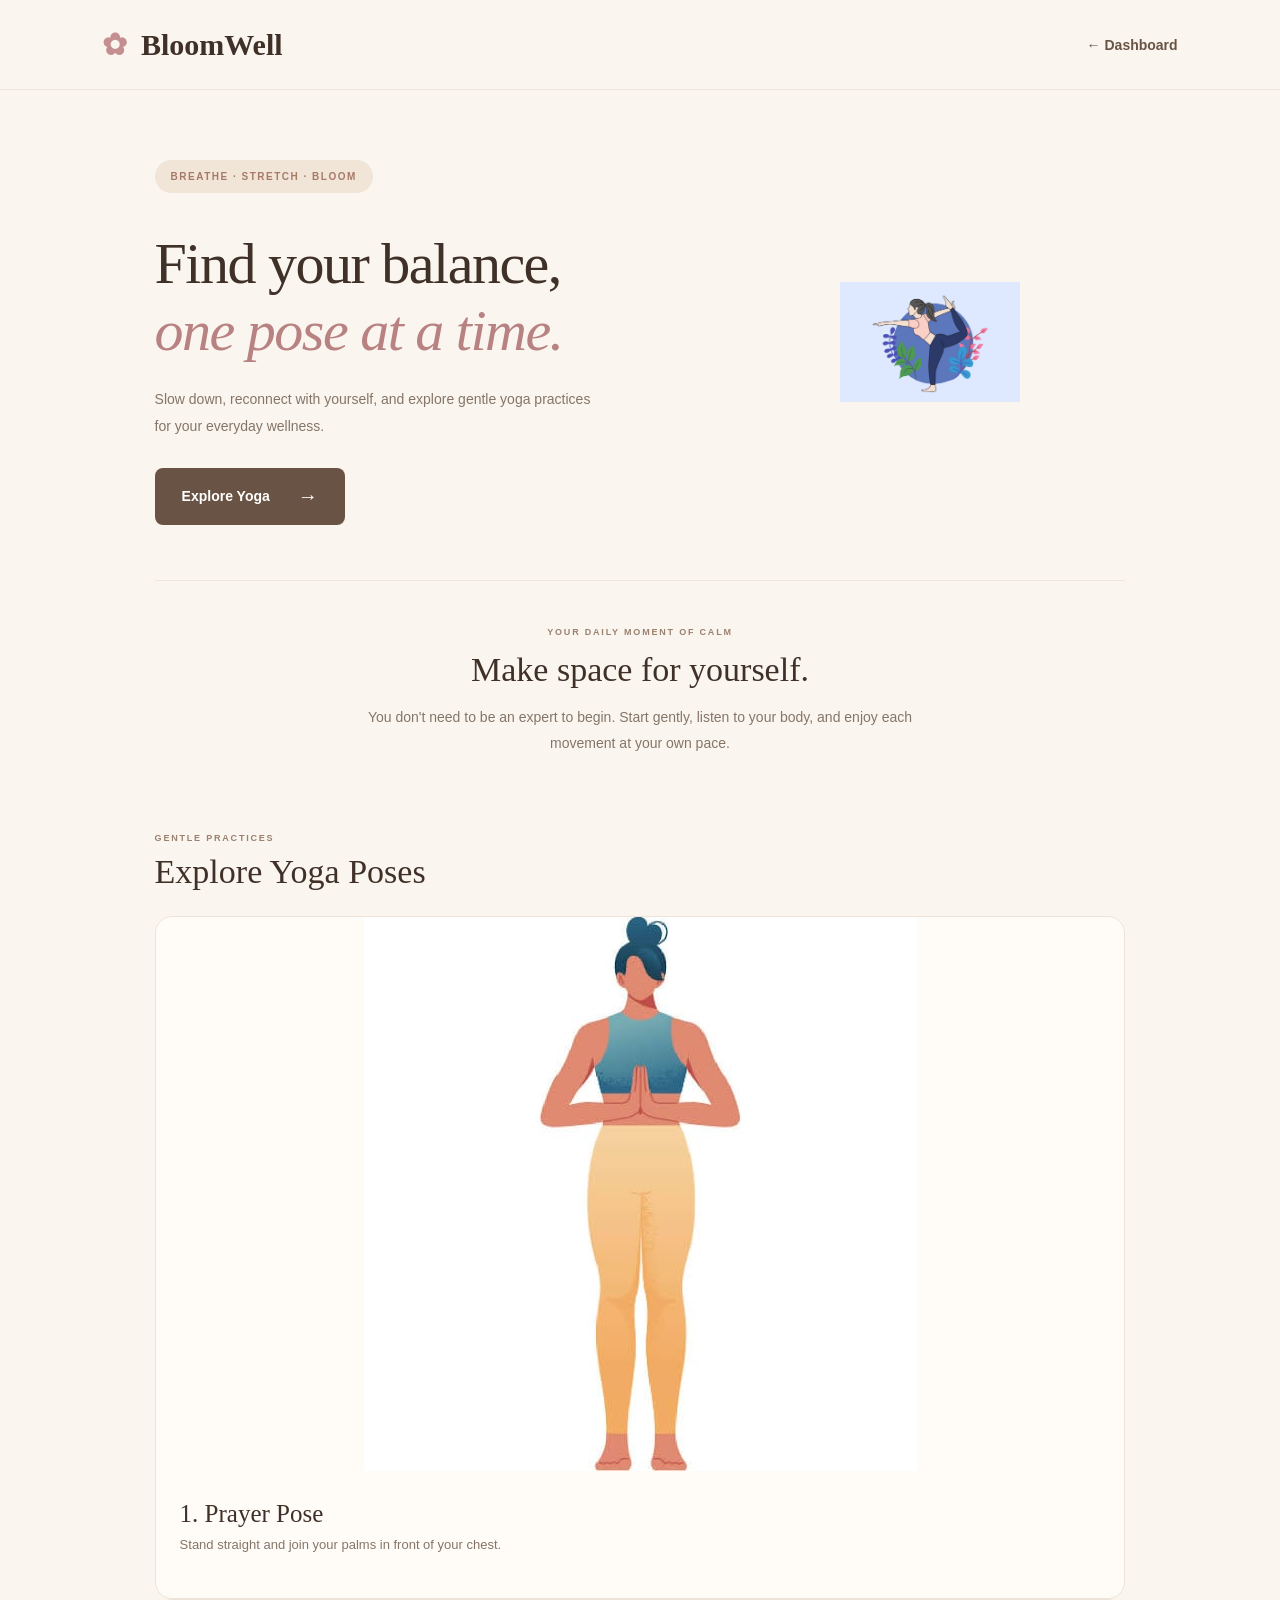
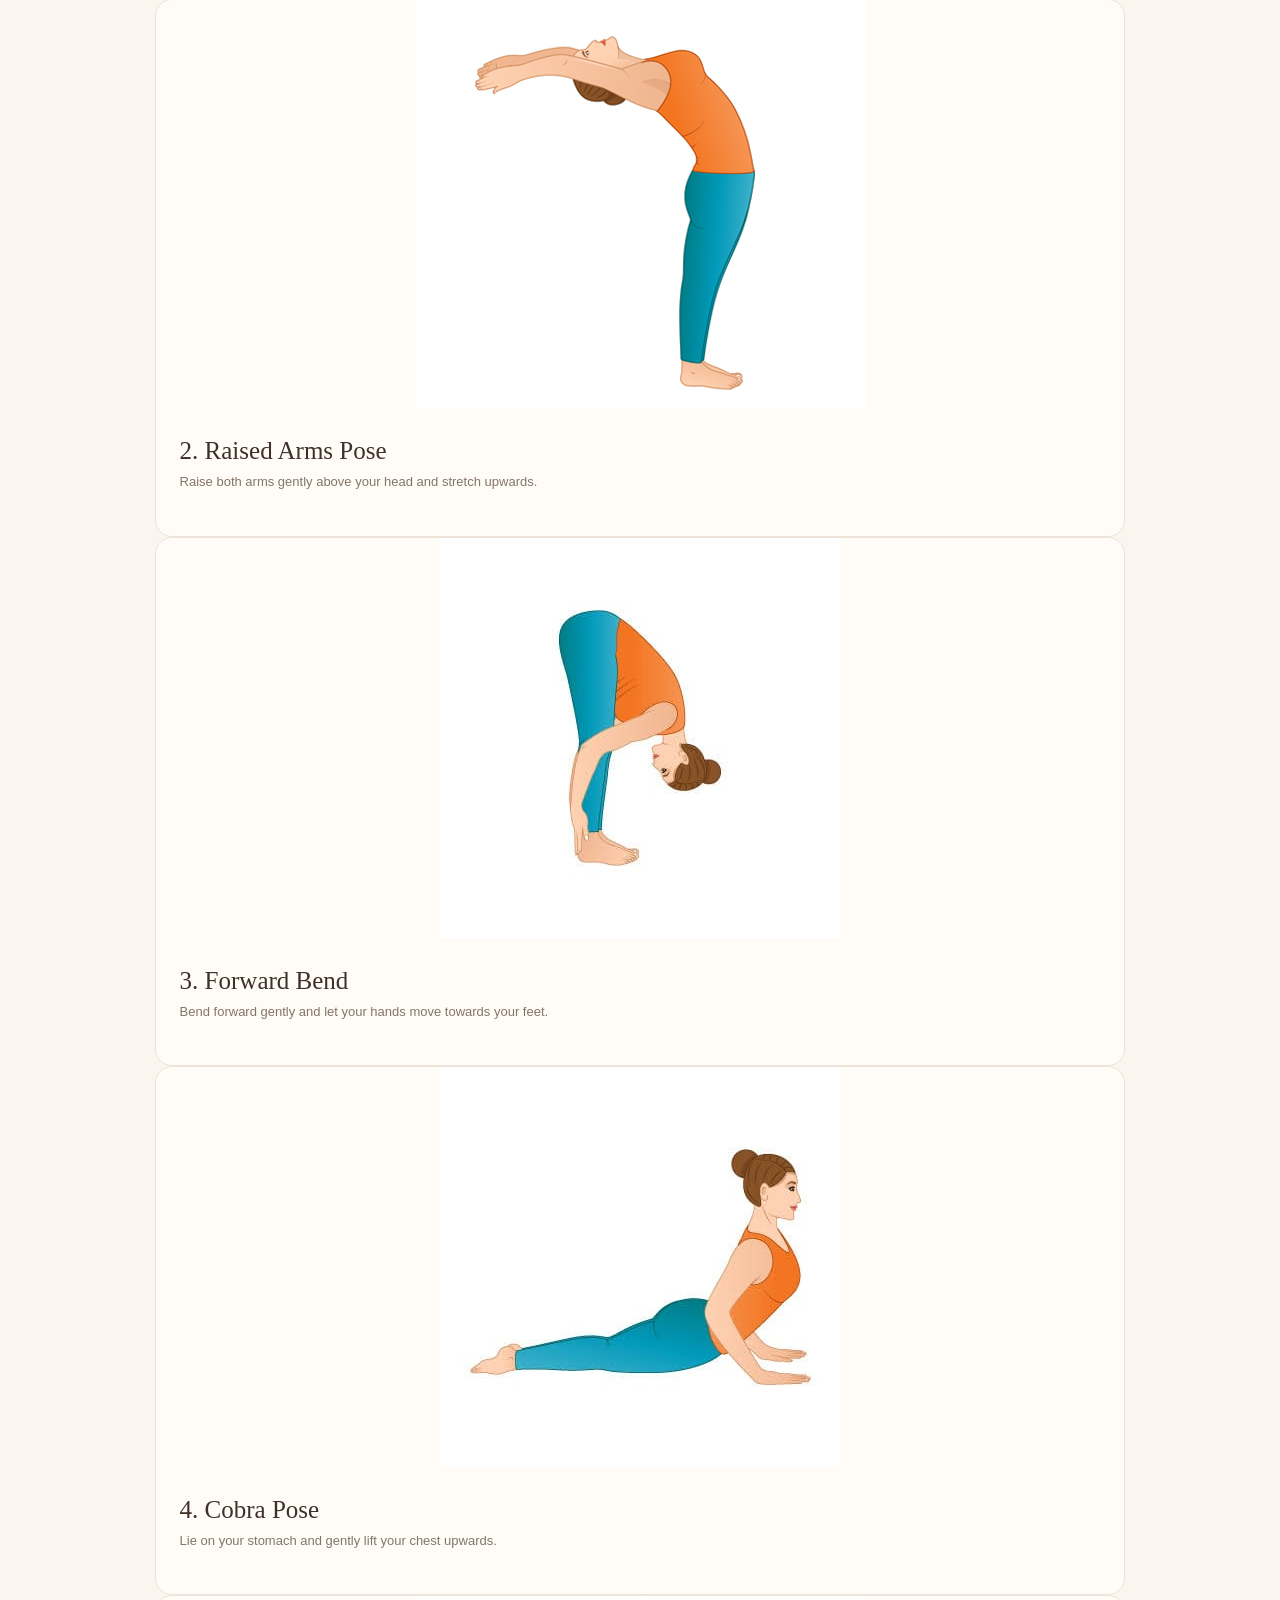
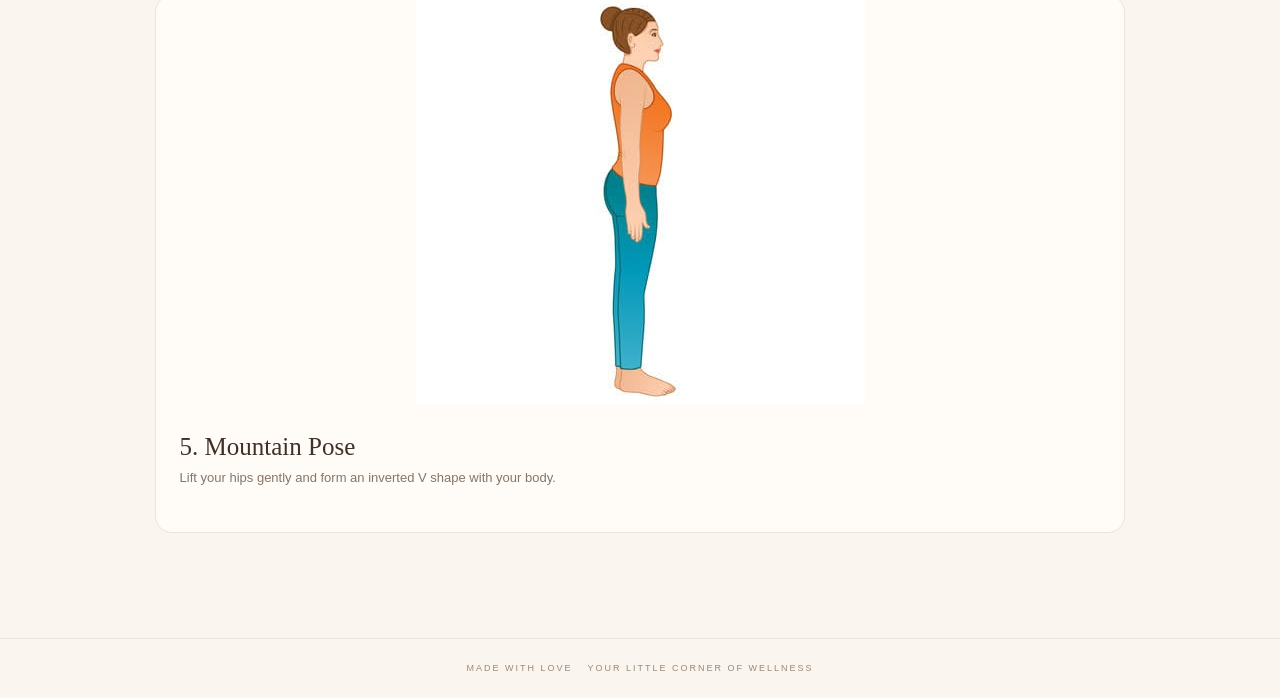
<file: yoga.html>
<!DOCTYPE html>
<html lang="en">
<head>
    <meta charset="UTF-8">
    <meta name="viewport" content="width=device-width, initial-scale=1.0">
    <title>Yoga & Movement | BloomWell</title>

    <link rel="stylesheet" href="style.css">

</head>

<body>

    <header class="navbar">
        <a href="index.html" class="logo">
            <span class="logo-icon">✿</span>
            BloomWell
        </a>

        <a href="dashboard.html" class="back-link">← Dashboard</a>
    </header>

    <main class="yoga-page">

        <section class="yoga-hero">
            <div class="yoga-hero-text">
                <span class="welcome-label">BREATHE · STRETCH · BLOOM</span>

                <h1>
                    Find your balance,<br>
                    <span>one pose at a time.</span>
                </h1>

                <p>
                    Slow down, reconnect with yourself, and explore
                    gentle yoga practices for your everyday wellness.
                </p>

                <a href="#yoga-poses" class="start-button">
                    Explore Yoga <span>→</span>
                </a>
            </div>
            <div class="yoga-hero-art">
                <img
                    src="images/yoga.jpeg"
                    alt="Yoga Illustration"
                    class="main-illustration"
                >
        </section>

        <section class="yoga-intro">
            <span class="card-number">YOUR DAILY MOMENT OF CALM</span>
            <h2>Make space for yourself.</h2>
            <p>
                You don't need to be an expert to begin.
                Start gently, listen to your body, and enjoy
                each movement at your own pace.
            </p>
        </section>

        <section class="yoga-poses" id="yoga-poses">

            <div class="yoga-section-heading">
                <div>
                    <span class="card-number">GENTLE PRACTICES</span>
                    <h2>Explore Yoga Poses</h2>
                </div>
            </div>

   <div class="yoga-card">
    <div class="yoga-card-art">
        <img src="images/prayer-pose.jpeg" alt="Prayer Pose">
    </div>
    <div class="yoga-card-content">
        <h3>1. Prayer Pose</h3>
        <p>Stand straight and join your palms in front of your chest.</p>
    </div>
</div>

<div class="yoga-card">
    <div class="yoga-card-art">
        <img src="images/raised-arms.jpeg" alt="Raised Arms Pose">
    </div>
    <div class="yoga-card-content">
        <h3>2. Raised Arms Pose</h3>
        <p>Raise both arms gently above your head and stretch upwards.</p>
    </div>
</div>

<div class="yoga-card">
    <div class="yoga-card-art">
        <img src="images/forward-bend.jpeg" alt="Forward Bend">
    </div>
    <div class="yoga-card-content">
        <h3>3. Forward Bend</h3>
        <p>Bend forward gently and let your hands move towards your feet.</p>
    </div>
</div>

<div class="yoga-card">
    <div class="yoga-card-art">
        <img src="images/cobra-pose.jpeg" alt="Cobra Pose">
    </div>
    <div class="yoga-card-content">
        <h3>4. Cobra Pose</h3>
        <p>Lie on your stomach and gently lift your chest upwards.</p>
    </div>
</div>

<div class="yoga-card">
    <div class="yoga-card-art">
        <img src="images/mountain-pose.jpeg" alt="Mountain Pose">
    </div>
    <div class="yoga-card-content">
        <h3>5. Mountain Pose</h3>
        <p>Lift your hips gently and form an inverted V shape with your body.</p>
    </div>
</div>

            </div>
        </section>

    </main>

    <footer class="welcome-footer">
        <span>MADE WITH LOVE</span>
        <span>YOUR LITTLE CORNER OF WELLNESS</span>
    </footer>

</body>
</html>
</file>
<file: style.css>
* {
    margin: 0;
    padding: 0;
    box-sizing: border-box;
}

:root {
    --cream: #FAF6EF;
    --ivory: #FFFCF7;
    --beige: #EDE1D2;
    --brown: #695344;
    --dark-brown: #3F3028;
    --pink: #E8BFC0;
    --muted: #9B8878;
}

body {
    background-color: var(--cream);
    color: var(--dark-brown);
    font-family: 'DM Sans', sans-serif;
    min-height: 100vh;
}



.navbar {
    height: 90px;
    padding: 0 8%;
    display: flex;
    justify-content: space-between;
    align-items: center;
    border-bottom: 1px solid #EDE5DB;
}

.logo {
    text-decoration: none;
    color: var(--dark-brown);
    font-family: 'Playfair Display', serif;
    font-size: 30px;
    font-weight: 600;
}

.logo-icon {
    color: #C58F91;
    margin-right: 6px;
}

.nav-tagline {
    color: var(--muted);
    font-size: 13px;
    letter-spacing: 0.5px;
}


.welcome-section {
    max-width: 1250px;
    min-height: calc(100vh - 150px);
    margin: auto;
    padding: 65px 8% 45px;
    display: flex;
    align-items: center;
    justify-content: space-between;
    gap: 45px;
}



.welcome-content {
    flex: 1;
    max-width: 560px;
}

.welcome-label {
    display: inline-block;
    color: #A77A68;
    background-color: #F1E5D8;
    padding: 11px 16px;
    border-radius: 30px;
    font-size: 10px;
    font-weight: 700;
    letter-spacing: 1.5px;
    margin-bottom: 28px;
}

h1 {
    font-family: 'Playfair Display', serif;
    font-size: clamp(42px, 5vw, 66px);
    line-height: 1.15;
    font-weight: 500;
    letter-spacing: -1.5px;
}

h1 span {
    color: #B98282;
    font-style: italic;
}

.welcome-description {
    max-width: 440px;
    margin-top: 24px;
    margin-bottom: 30px;
    color: #857568;
    font-size: 15px;
    line-height: 1.9;
}


.start-button {
    display: inline-flex;
    align-items: center;
    gap: 28px;
    padding: 17px 27px;
    background-color: var(--brown);
    color: white;
    text-decoration: none;
    border-radius: 8px;
    font-size: 14px;
    font-weight: 600;
    transition: 0.3s ease;
}

.start-button:hover {
    background-color: var(--dark-brown);
    transform: translateY(-3px);
    box-shadow: 0 8px 20px #69534425;
}

.start-button span {
    font-size: 20px;
}

.welcome-note {
    margin-top: 27px;
    color: var(--muted);
    font-size: 12px;
}

.welcome-note span {
    color: #C58F91;
    font-size: 18px;
    margin-right: 6px;
}


.welcome-art {
    flex: 1;
    min-height: 410px;
    max-width: 450px;
    position: relative;
    display: flex;
    align-items: center;
    justify-content: center;
}

.art-circle {
    position: absolute;
    width: 340px;
    height: 340px;
    background-color: #F0E1D2;
    border-radius: 50%;
}

.wellness-illustration {
    width: 260px;
    height: 300px;
    position: relative;
    z-index: 2;
    display: flex;
    justify-content: center;
    align-items: center;
    background-color: #F8EDE3;
    border-radius: 48% 48% 42% 42%;
}

.main-illustration {
    width: 180px;
    height: 210px;
    object-fit: contain;
}



.floating-card {
    position: absolute;
    z-index: 3;
    display: flex;
    align-items: center;
    gap: 8px;
    padding: 14px 17px;
    background-color: var(--ivory);
    border: 1px solid #F0E6DB;
    border-radius: 12px;
    box-shadow: 0 8px 25px #69534412;
    color: var(--brown);
    font-size: 12px;
    font-weight: 600;
}

.card-top {
    top: 45px;
    right: 0;
}

.card-bottom {
    bottom: 45px;
    left: 0;
}

.decor {
    position: absolute;
    color: #C58F91;
    font-size: 32px;
}

.decor-one {
    top: 50px;
    left: 45px;
}

.decor-two {
    top: 110px;
    right: 5px;
    font-size: 28px;
}

.decor-three {
    bottom: 60px;
    right: 30px;
    font-size: 35px;
}



.welcome-footer {
    min-height: 60px;
    padding: 20px 8%;
    display: flex;
    justify-content: center;
    align-items: center;
    gap: 15px;
    border-top: 1px solid #EDE5DB;
    color: #9B8878;
    font-size: 9px;
    letter-spacing: 2px;
}



@media (max-width: 768px) {

    .navbar {
        height: 75px;
        padding: 0 6%;
    }

    .logo {
        font-size: 25px;
    }

    .nav-tagline {
        font-size: 10px;
        text-align: right;
    }

    .welcome-section {
        padding: 45px 7%;
        flex-direction: column;
        text-align: center;
        gap: 25px;
    }

    .welcome-content {
        width: 100%;
    }

    .welcome-label {
        font-size: 9px;
        margin-bottom: 22px;
    }

    h1 {
        font-size: 43px;
    }

    .welcome-description {
        font-size: 14px;
        margin: 22px auto 27px;
    }

    .welcome-art {
        width: 100%;
        min-height: 350px;
    }

    .art-circle {
        width: 270px;
        height: 270px;
    }

    .wellness-illustration {
        width: 210px;
        height: 240px;
    }

    .main-illustration {
        width: 145px;
        height: 180px;
    }

    .card-top {
        top: 15px;
        right: -5px;
    }

    .card-bottom {
        bottom: 15px;
        left: -5px;
    }

    .welcome-footer {
        flex-wrap: wrap;
        font-size: 8px;
        gap: 9px;
        text-align: center;
    }
}



.back-link {
    color: var(--brown);
    text-decoration: none;
    font-size: 14px;
    font-weight: 600;
}

.back-link:hover {
    color: #B98282;
}

.dashboard {
    max-width: 1150px;
    margin: auto;
    padding: 65px 7%;
}

.dashboard-heading {
    margin-bottom: 45px;
}

.dashboard-heading h1 {
    font-size: clamp(42px, 5vw, 58px);
    margin-top: 8px;
}

.dashboard-heading > p {
    color: #857568;
    line-height: 1.8;
    margin-top: 18px;
    max-width: 520px;
    font-size: 14px;
}



.wellness-grid {
    display: grid;
    grid-template-columns: repeat(2, minmax(0, 1fr));
    gap: 22px;
}

.wellness-card {
    min-height: 265px;
    padding: 28px;
    border-radius: 18px;
    text-decoration: none;
    color: var(--dark-brown);
    border: 1px solid #EDE3D8;
    transition: 0.3s ease;
    display: flex;
    flex-direction: column;
    align-items: flex-start;
}

.wellness-card:hover {
    transform: translateY(-6px);
    box-shadow: 0 12px 30px #69534412;
}

.recipe-card {
    background-color: #F3E8D9;
}

.yoga-card {
    background-color: #F3E4E2;
}

.selfcare-card {
    background-color: #F0E9E0;
}

.habits-card {
    background-color: #F5E9E8;
}

.tips-card {
    background-color: #ECE8E0;
}

.card-icon {
    font-size: 34px;
    margin-bottom: 20px;
}

.card-number {
    font-size: 9px;
    letter-spacing: 1.8px;
    color: #9B8170;
    font-weight: 700;
    margin-bottom: 10px;
}

.wellness-card h2 {
    font-family: 'Playfair Display', serif;
    font-size: 25px;
    font-weight: 500;
    margin-bottom: 10px;
}

.wellness-card p {
    font-size: 13px;
    color: #857568;
    line-height: 1.8;
    max-width: 330px;
    margin-bottom: 22px;
}

.card-link {
    color: #946D64;
    font-size: 12px;
    font-weight: 700;
    margin-top: auto;
}


.daily-reminder {
    margin-top: 35px;
    padding: 25px 30px;
    background-color: #FFFCF7;
    border: 1px solid #EDE5DB;
    border-radius: 16px;
    display: flex;
    align-items: center;
    gap: 20px;
}

.reminder-icon {
    font-size: 38px;
    color: #C58F91;
}

.daily-reminder h2 {
    font-family: 'Playfair Display', serif;
    font-size: 22px;
    font-weight: 500;
    margin-bottom: 7px;
}

.daily-reminder p {
    color: #857568;
    font-size: 13px;
    line-height: 1.8;
}


@media (max-width: 600px) {

    .navbar {
        padding: 0 5%;
    }

    .dashboard {
        padding: 45px 6%;
    }

    .dashboard-heading {
        margin-bottom: 30px;
    }

    .dashboard-heading h1 {
        font-size: 42px;
    }

    .wellness-grid {
        grid-template-columns: 1fr;
        gap: 16px;
    }

    .wellness-card {
        min-height: 240px;
        padding: 24px;
    }

    .daily-reminder {
        padding: 22px;
        align-items: flex-start;
        gap: 12px;
    }
}

.recipes-page {
    max-width: 1150px;
    margin: auto;
    padding: 60px 7%;
}

.recipes-heading {
    padding: 10px 0 35px;
}

.recipes-heading h1 {
    font-size: clamp(45px, 5vw, 62px);
    margin-top: 8px;
}

.recipes-heading > p {
    max-width: 500px;
    margin-top: 18px;
    color: #857568;
    font-size: 14px;
    line-height: 1.9;
}


.recipe-categories {
    display: flex;
    flex-wrap: wrap;
    gap: 12px;
    margin: 10px 0 55px;
}

.recipe-categories a {
    text-decoration: none;
    padding: 12px 21px;
    border: 1px solid #E7D8C8;
    border-radius: 30px;
    color: #695344;
    background: #FFFCF7;
    font-size: 12px;
    font-weight: 600;
    transition: 0.3s;
}

.recipe-categories a:hover {
    background: #695344;
    color: white;
}


.recipe-section {
    margin-bottom: 55px;
    scroll-margin-top: 25px;
}

.section-heading {
    display: flex;
    justify-content: space-between;
    align-items: center;
    margin-bottom: 24px;
}

.section-heading h2 {
    font-family: 'Playfair Display', serif;
    font-size: 32px;
    font-weight: 500;
    margin-top: 8px;
}

.section-flower {
    color: #C58F91;
    font-size: 32px;
}

.recipe-grid {
    display: grid;
    grid-template-columns: repeat(2, minmax(0, 1fr));
    gap: 24px;
}



.recipe-card-item {
    overflow: hidden;
    background: #FFFCF7;
    border: 1px solid #EDE3D8;
    border-radius: 17px;
    transition: 0.3s ease;
}

.recipe-card-item:hover {
    transform: translateY(-5px);
    box-shadow: 0 12px 30px #69534412;
}

.recipe-image {
    height: 190px;
    display: flex;
    align-items: center;
    justify-content: center;
    font-size: 72px;
}

.image-oats {
    background: #F0E3D2;
}

.image-poha {
    background: #F4E7D5;
}

.image-chilla {
    background-color: #F1E2CC;
}

.image-moong-chilla {
    background-color: #E8EBD9;
}

.image-oats-chilla {
    background-color: #EFE5D7;
}

.image-paneer-chilla {
    background-color: #F2E0DF;
}
.image-bowl {
    background: #E8E8D9;
}

.image-khichdi {
    background: #F0E1CF;
}

.image-sandwich {
    background: #F2E4D8;
}

.image-fruit {
    background: #F2DFE0;
}

.image-smoothie {
    background: #EFE5D2;
}

.image-lemon {
    background: #F2EDCF;
}

.recipe-info {
    padding: 24px;
}

.recipe-tag {
    display: inline-block;
    color: #A77A68;
    font-size: 9px;
    font-weight: 700;
    letter-spacing: 1.5px;
    margin-bottom: 10px;
}

.recipe-info h3 {
    font-family: 'Playfair Display', serif;
    font-size: 23px;
    font-weight: 500;
    margin-bottom: 10px;
}

.recipe-info > p {
    color: #857568;
    font-size: 13px;
    line-height: 1.8;
    margin-bottom: 20px;
}

/* RECIPE DETAILS */

.recipe-info details {
    border-top: 1px solid #EDE3D8;
    padding-top: 15px;
}

.recipe-info summary {
    color: #946D64;
    font-size: 13px;
    font-weight: 700;
    cursor: pointer;
}

.recipe-info details h4 {
    font-size: 13px;
    margin: 18px 0 8px;
}

.recipe-info details ul {
    padding-left: 20px;
    color: #857568;
    font-size: 12px;
    line-height: 2;
}

.recipe-info details p {
    color: #857568;
    font-size: 12px;
    line-height: 1.9;
}

/* FOOTNOTE */

.recipe-note {
    padding: 24px;
    background: #F3E8E5;
    color: #876D66;
    border-radius: 13px;
    font-size: 13px;
    line-height: 1.8;
    text-align: center;
}

/* MOBILE */

@media (max-width: 600px) {

    .recipes-page {
        padding: 40px 6%;
    }

    .recipes-heading h1 {
        font-size: 44px;
    }

    .recipe-categories {
        gap: 8px;
        margin-bottom: 40px;
    }

    .recipe-categories a {
        padding: 10px 15px;
    }

    .section-heading h2 {
        font-size: 27px;
    }

    .recipe-grid {
        grid-template-columns: 1fr;
        gap: 18px;
    }

    .recipe-image {
        height: 170px;
    }

    .recipe-info {
        padding: 20px;
    }
}

.yoga-page {
    max-width: 1150px;
    margin: auto;
    padding: 45px 7% 65px;
}

.yoga-hero {
    display: flex;
    align-items: center;
    justify-content: space-between;
    gap: 35px;
    padding: 25px 0 55px;
}

.yoga-hero-text {
    flex: 1;
}

.yoga-hero-text h1 {
    font-size: clamp(40px, 5vw, 58px);
    margin-top: 10px;
}

.yoga-hero-text h1 span {
    color: #B98282;
    font-style: italic;
}

.yoga-hero-text > p {
    max-width: 440px;
    margin: 22px 0 28px;
    color: #857568;
    font-size: 14px;
    line-height: 1.9;
}

.yoga-hero-art {
    flex: 1;
    min-height: 340px;
    max-width: 390px;
    position: relative;
    display: flex;
    align-items: center;
    justify-content: center;
}

.yoga-art-circle {
    position: absolute;
    width: 290px;
    height: 290px;
    background: #F0E1D2;
    border-radius: 50%;
}

.yoga-hero-emoji {
    position: relative;
    z-index: 1;
    width: 230px;
    height: 250px;
    display: flex;
    justify-content: center;
    align-items: center;
    background: #F8EDE3;
    border-radius: 48% 48% 42% 42%;
    font-size: 115px;
}

.yoga-flower {
    position: absolute;
    z-index: 2;
    color: #C58F91;
    font-size: 35px;
}

.flower-one {
    top: 25px;
    left: 25px;
}

.flower-two {
    top: 65px;
    right: 10px;
}

.yoga-art-note {
    position: absolute;
    z-index: 3;
    bottom: 15px;
    right: 0;
    padding: 14px 18px;
    background: #FFFCF7;
    color: #695344;
    border: 1px solid #EDE3D8;
    border-radius: 12px;
    font-size: 12px;
}

/* YOGA INTRO */

.yoga-intro {
    text-align: center;
    padding: 40px 20px 55px;
    border-top: 1px solid #EDE5DB;
}

.yoga-intro h2 {
    margin-top: 12px;
    font-family: 'Playfair Display', serif;
    font-size: 34px;
    font-weight: 500;
}

.yoga-intro p {
    max-width: 580px;
    margin: 15px auto 0;
    color: #857568;
    font-size: 14px;
    line-height: 1.9;
}

/* YOGA POSES */

.yoga-poses {
    padding: 15px 0 40px;
    scroll-margin-top: 25px;
}

.yoga-section-heading {
    display: flex;
    justify-content: space-between;
    align-items: center;
    margin-bottom: 25px;
}

.yoga-section-heading h2 {
    margin-top: 8px;
    font-family: 'Playfair Display', serif;
    font-size: 34px;
    font-weight: 500;
}

.yoga-grid {
    display: grid;
    grid-template-columns: repeat(2, minmax(0, 1fr));
    gap: 24px;
}

.yoga-card {
    overflow: hidden;
    background: #FFFCF7;
    border: 1px solid #EDE3D8;
    border-radius: 17px;
    transition: 0.3s ease;
}

.yoga-card:hover {
    transform: translateY(-5px);
    box-shadow: 0 12px 30px #69534412;
}

.yoga-card-art {
    min-height: 175px;
    display: flex;
    align-items: center;
    justify-content: center;
    font-size: 75px;
}

.yoga-art-one {
    background: #F3E5DE;
}

.yoga-art-two {
    background: #EAE9D9;
}

.yoga-art-three {
    background: #F0E3D3;
}

.yoga-art-four {
    background: #F2E8DD;
}

.yoga-art-five {
    background: #E8E9DD;
}

.yoga-art-six {
    background: #F1E2E2;
}

.yoga-card-content {
    padding: 24px;
}

.yoga-card-content h3 {
    margin: 5px 0;
    font-family: 'Playfair Display', serif;
    font-size: 25px;
    font-weight: 500;
}

.yoga-subtitle {
    color: #B98282;
    font-size: 12px;
    font-style: italic;
    margin-bottom: 12px;
}

.yoga-card-content > p:not(.yoga-subtitle) {
    color: #857568;
    font-size: 13px;
    line-height: 1.8;
    margin-bottom: 18px;
}

.yoga-card-content details {
    border-top: 1px solid #EDE3D8;
    padding-top: 15px;
}

.yoga-card-content summary {
    color: #946D64;
    font-size: 13px;
    font-weight: 700;
    cursor: pointer;
}

.yoga-card-content ol {
    padding-left: 20px;
    margin-top: 15px;
    color: #857568;
    font-size: 12px;
    line-height: 2;
}

/* YOGA REMINDER */

.yoga-reminder {
    display: flex;
    align-items: flex-start;
    gap: 18px;
    margin-top: 20px;
    padding: 27px;
    background: #F3E8E5;
    border-radius: 15px;
}

.yoga-reminder-icon {
    color: #B98282;
    font-size: 35px;
}

.yoga-reminder h2 {
    font-family: 'Playfair Display', serif;
    font-size: 23px;
    font-weight: 500;
    margin-bottom: 8px;
}

.yoga-reminder p {
    color: #857568;
    font-size: 13px;
    line-height: 1.9;
}



@media (max-width: 600px) {
    .yoga-page {
        padding: 35px 6% 45px;
    }

    .yoga-hero {
        flex-direction: column;
        text-align: center;
        gap: 20px;
    }

    .yoga-hero-text h1 {
        font-size: 42px;
    }

    .yoga-hero-text > p {
        margin: 20px auto 25px;
    }

    .yoga-hero-art {
        width: 100%;
        min-height: 300px;
    }

    .yoga-art-circle {
        width: 245px;
        height: 245px;
    }

    .yoga-hero-emoji {
        width: 195px;
        height: 215px;
        font-size: 95px;
    }

    .yoga-intro h2,
    .yoga-section-heading h2 {
        font-size: 28px;
    }

    .yoga-grid {
        grid-template-columns: 1fr;
        gap: 18px;
    }

    .yoga-card-art {
        min-height: 155px;
    }

    .yoga-reminder {
        padding: 20px;
        gap: 12px;
    }
}

.habits-page {
    background: #FBF6EF;
    color: #514239;
}

.habits-header {
    display: flex;
    justify-content: space-between;
    align-items: center;
    padding: 22px 8%;
    border-bottom: 1px solid #EDE1D6;
}

.habits-logo {
    color: #785C50;
    font-size: 24px;
    font-weight: bold;
    text-decoration: none;
}

.habits-back {
    color: #785C50;
    text-decoration: none;
    border: 1px solid #DCC9BA;
    border-radius: 25px;
    padding: 10px 18px;
}

.habits-hero {
    text-align: center;
    padding: 65px 20px 55px;
    background: #F5E9DF;
}

.habits-label,
.habits-heading > span {
    color: #A77C78;
    font-size: 11px;
    letter-spacing: 2px;
    font-weight: bold;
}

.habits-hero h1 {
    font-family: Georgia, serif;
    font-size: clamp(36px, 6vw, 58px);
    line-height: 1.15;
    font-weight: normal;
    margin: 20px 0;
}

.habits-hero p {
    color: #7C6A60;
    line-height: 1.8;
}

.habits-hero-art {
    font-size: 46px;
    margin-top: 25px;
}

.habits-content {
    padding: 65px 8%;
}

.habits-heading {
    text-align: center;
    margin-bottom: 35px;
}

.habits-heading h2,
.habits-reminder h2 {
    font-family: Georgia, serif;
    font-size: 34px;
    font-weight: normal;
    margin: 12px 0;
}

.habits-heading p {
    color: #88766C;
}

.habits-grid {
    display: grid;
    grid-template-columns: repeat(4, minmax(0, 1fr));
    gap: 22px;
}

.habit-card {
    background: #FFFCF8;
    border: 1px solid #EEE2D8;
    border-radius: 20px;
    overflow: hidden;
    box-shadow: 0 8px 22px rgba(105, 77, 59, 0.05);
    transition: transform 0.25s ease;
}

.habit-card:hover {
    transform: translateY(-5px);
}

.habit-art {
    height: 145px;
    display: flex;
    align-items: center;
    justify-content: center;
    font-size: 58px;
}

.habit-art-one {
    background: #DDEBE6;
}

.habit-art-two {
    background: #F3E1D8;
}

.habit-art-three {
    background: #E5E9D8;
}

.habit-art-four {
    background: #E9E0EF;
}

.habit-art-five {
    background: #E5E1EF;
}

.habit-art-six {
    background: #DDE9E8;
}

.habit-art-seven {
    background: #F6E9CE;
}

.habit-art-eight {
    background: #F3DFE3;
}

.habit-info {
    padding: 20px;
}

.habit-category {
    color: #A77C78;
    font-size: 9px;
    letter-spacing: 1px;
    font-weight: bold;
}

.habit-info h3 {
    font-family: Georgia, serif;
    font-size: 20px;
    font-weight: normal;
    margin: 12px 0;
}

.habit-info p {
    color: #827168;
    font-size: 13px;
    line-height: 1.8;
}

.habits-reminder {
    text-align: center;
    margin: 0 8% 65px;
    padding: 35px 25px;
    background: #F2E5DC;
    border-radius: 22px;
}

.habits-reminder > span {
    font-size: 35px;
}

.habits-reminder p {
    max-width: 550px;
    margin: 0 auto;
    color: #79685E;
    line-height: 1.8;
}

.habits-footer {
    text-align: center;
    padding: 25px;
    color: #8C776B;
    border-top: 1px solid #EDE1D6;
}

@media (max-width: 1000px) {
    .habits-grid {
        grid-template-columns: repeat(2, minmax(0, 1fr));
    }
}

@media (max-width: 560px) {
    .habits-header {
        padding: 18px 5%;
    }

    .habits-logo {
        font-size: 20px;
    }

    .habits-back {
        padding: 8px 12px;
        font-size: 13px;
    }

    .habits-content {
        padding: 45px 5%;
    }

    .habits-grid {
        grid-template-columns: 1fr;
    }

    .habits-heading h2,
    .habits-reminder h2 {
        font-size: 29px;
    }
}

.tips-page {
    background: #FBF6EF;
    color: #514239;
}

.tips-header {
    display: flex;
    justify-content: space-between;
    align-items: center;
    padding: 22px 8%;
    border-bottom: 1px solid #EDE1D6;
}

.tips-logo {
    color: #785C50;
    font-size: 24px;
    font-weight: bold;
    text-decoration: none;
}

.tips-back {
    color: #785C50;
    text-decoration: none;
    border: 1px solid #DCC9BA;
    border-radius: 25px;
    padding: 10px 18px;
}

.tips-hero {
    text-align: center;
    padding: 65px 20px 55px;
    background: #F5E9DF;
}

.tips-label,
.tips-heading > span {
    color: #A77C78;
    font-size: 11px;
    letter-spacing: 2px;
    font-weight: bold;
}

.tips-hero h1 {
    font-family: Georgia, serif;
    font-size: clamp(36px, 6vw, 58px);
    line-height: 1.15;
    font-weight: normal;
    margin: 20px 0;
}

.tips-hero p {
    color: #7C6A60;
    line-height: 1.8;
}

.tips-hero-art {
    font-size: 46px;
    margin-top: 25px;
}

.tip-of-day {
    display: flex;
    align-items: center;
    gap: 25px;
    margin: 45px 8% 15px;
    padding: 30px;
    background: #EAE9DC;
    border-radius: 22px;
}

.tip-day-art {
    min-width: 100px;
    height: 100px;
    display: flex;
    justify-content: center;
    align-items: center;
    background: #F9F2E5;
    border-radius: 50%;
    font-size: 48px;
}

.tip-day-content > span {
    color: #92776A;
    font-size: 10px;
    letter-spacing: 1.5px;
    font-weight: bold;
}

.tip-day-content h2 {
    font-family: Georgia, serif;
    font-size: 28px;
    font-weight: normal;
    margin: 10px 0;
}

.tip-day-content p {
    color: #796B60;
    line-height: 1.8;
    margin-bottom: 0;
}

.tips-content {
    padding: 55px 8%;
}

.tips-heading {
    text-align: center;
    margin-bottom: 35px;
}

.tips-heading h2,
.tips-quote h2 {
    font-family: Georgia, serif;
    font-size: 34px;
    font-weight: normal;
    margin: 12px 0;
}

.tips-heading p {
    color: #88766C;
}

.tips-grid {
    display: grid;
    grid-template-columns: repeat(3, minmax(0, 1fr));
    gap: 25px;
}

.tips-card {
    background: #FFFCF8;
    border: 1px solid #EEE2D8;
    border-radius: 20px;
    overflow: hidden;
    box-shadow: 0 8px 22px rgba(105, 77, 59, 0.05);
    transition: transform 0.25s ease;
}

.tips-card:hover {
    transform: translateY(-5px);
}

.tips-art {
    height: 145px;
    display: flex;
    justify-content: center;
    align-items: center;
    font-size: 58px;
}

.tips-art-one {
    background: #E5E9D8;
}

.tips-art-two {
    background: #DDEBE6;
}

.tips-art-three {
    background: #E5E1EF;
}

.tips-art-four {
    background: #E9DDE5;
}

.tips-art-five {
    background: #F3DFD7;
}

.tips-art-six {
    background: #EAE3D5;
}

.tips-art-seven {
    background: #E0E9D9;
}

.tips-art-eight {
    background: #F3DFE3;
}

.tips-card-content {
    padding: 22px;
}

.tips-category {
    color: #A77C78;
    font-size: 10px;
    letter-spacing: 1px;
    font-weight: bold;
}

.tips-card h3 {
    font-family: Georgia, serif;
    font-size: 22px;
    font-weight: normal;
    margin: 12px 0;
}

.tips-card ul {
    padding-left: 18px;
    color: #827168;
    font-size: 13px;
    line-height: 1.9;
}

.tips-quote {
    text-align: center;
    margin: 0 8% 65px;
    padding: 35px 25px;
    background: #F2E5DC;
    border-radius: 22px;
}

.tips-quote > span {
    font-size: 35px;
}

.tips-quote p {
    max-width: 550px;
    margin: 0 auto;
    color: #79685E;
    line-height: 1.8;
}

.tips-footer {
    text-align: center;
    padding: 25px;
    color: #8C776B;
    border-top: 1px solid #EDE1D6;
}

@media (max-width: 900px) {
    .tips-grid {
        grid-template-columns: repeat(2, minmax(0, 1fr));
    }
}

@media (max-width: 560px) {
    .tips-header {
        padding: 18px 5%;
    }

    .tips-logo {
        font-size: 20px;
    }

    .tips-back {
        padding: 8px 12px;
        font-size: 13px;
    }

    .tip-of-day {
        flex-direction: column;
        text-align: center;
        margin: 30px 5% 10px;
        padding: 25px 20px;
    }

    .tips-content {
        padding: 45px 5%;
    }

    .tips-grid {
        grid-template-columns: 1fr;
    }

    .tips-heading h2,
    .tips-quote h2 {
        font-size: 29px;
    }
}
</file>
